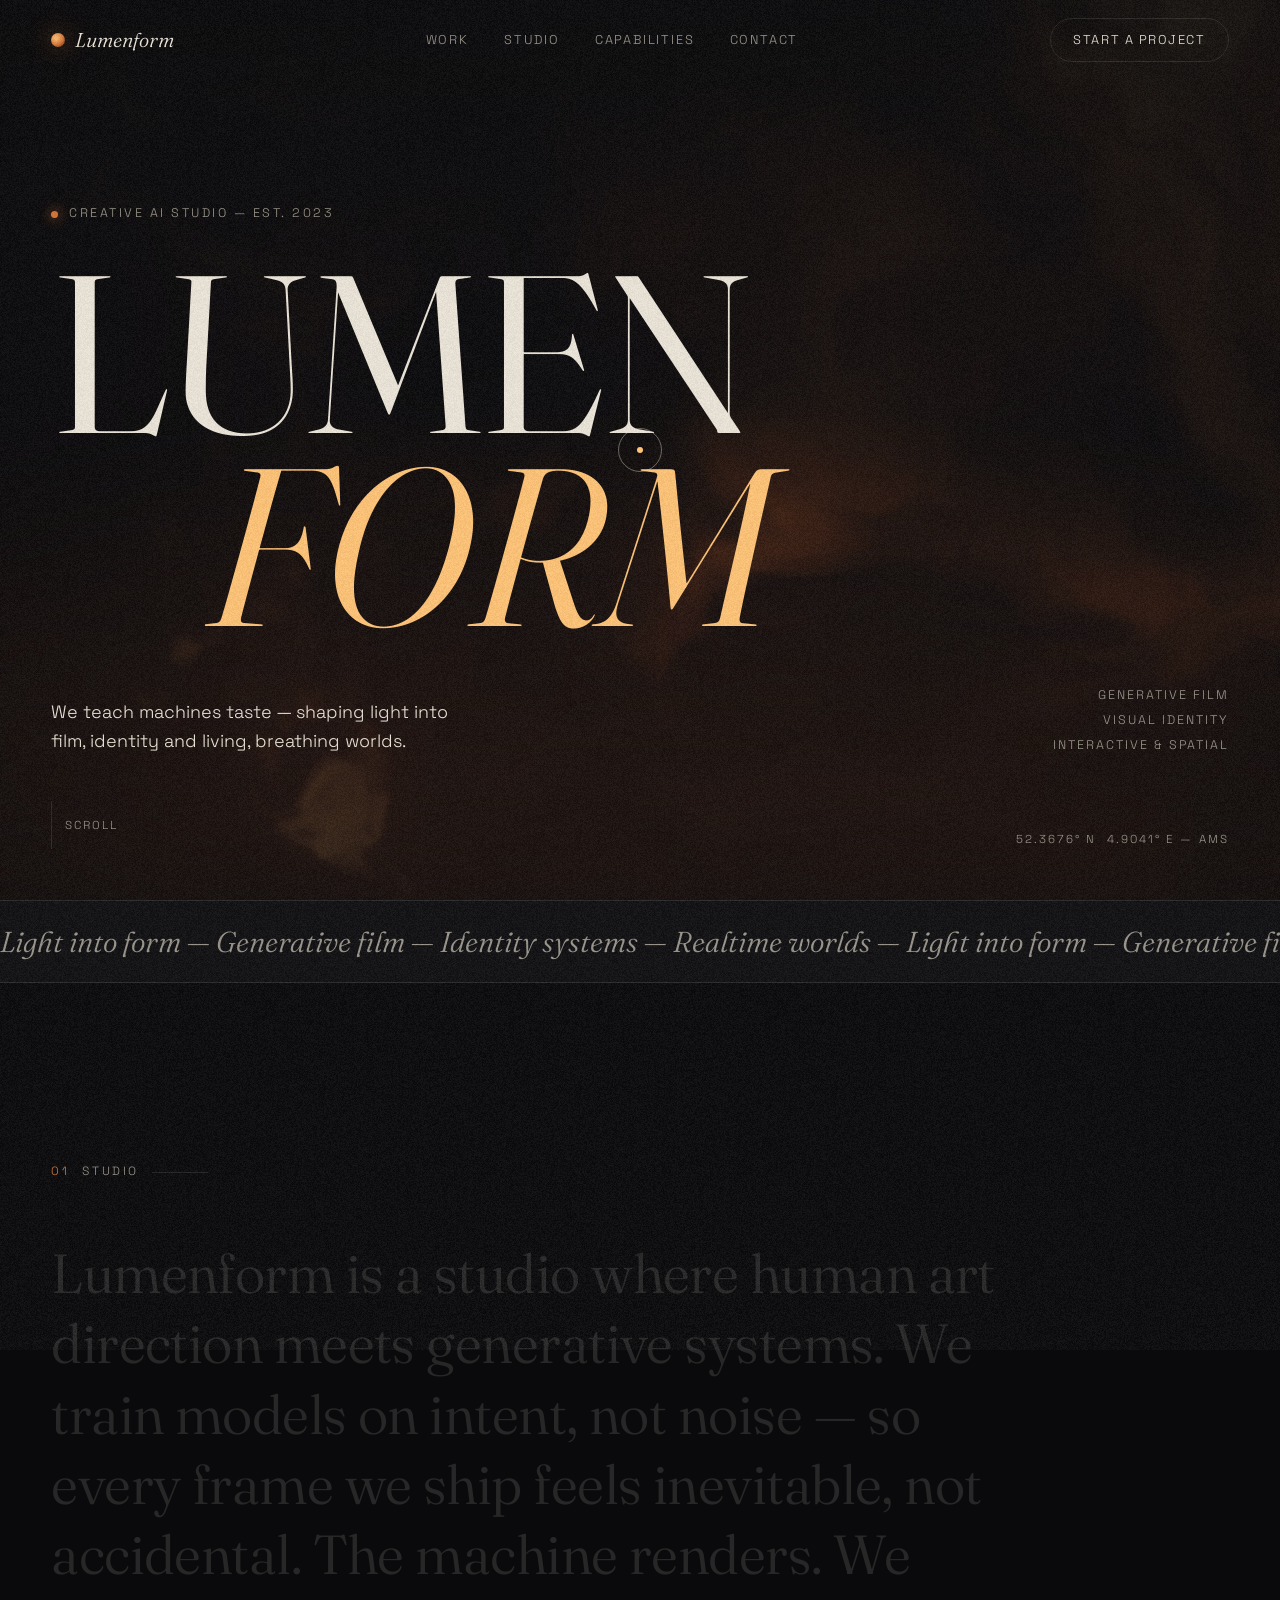
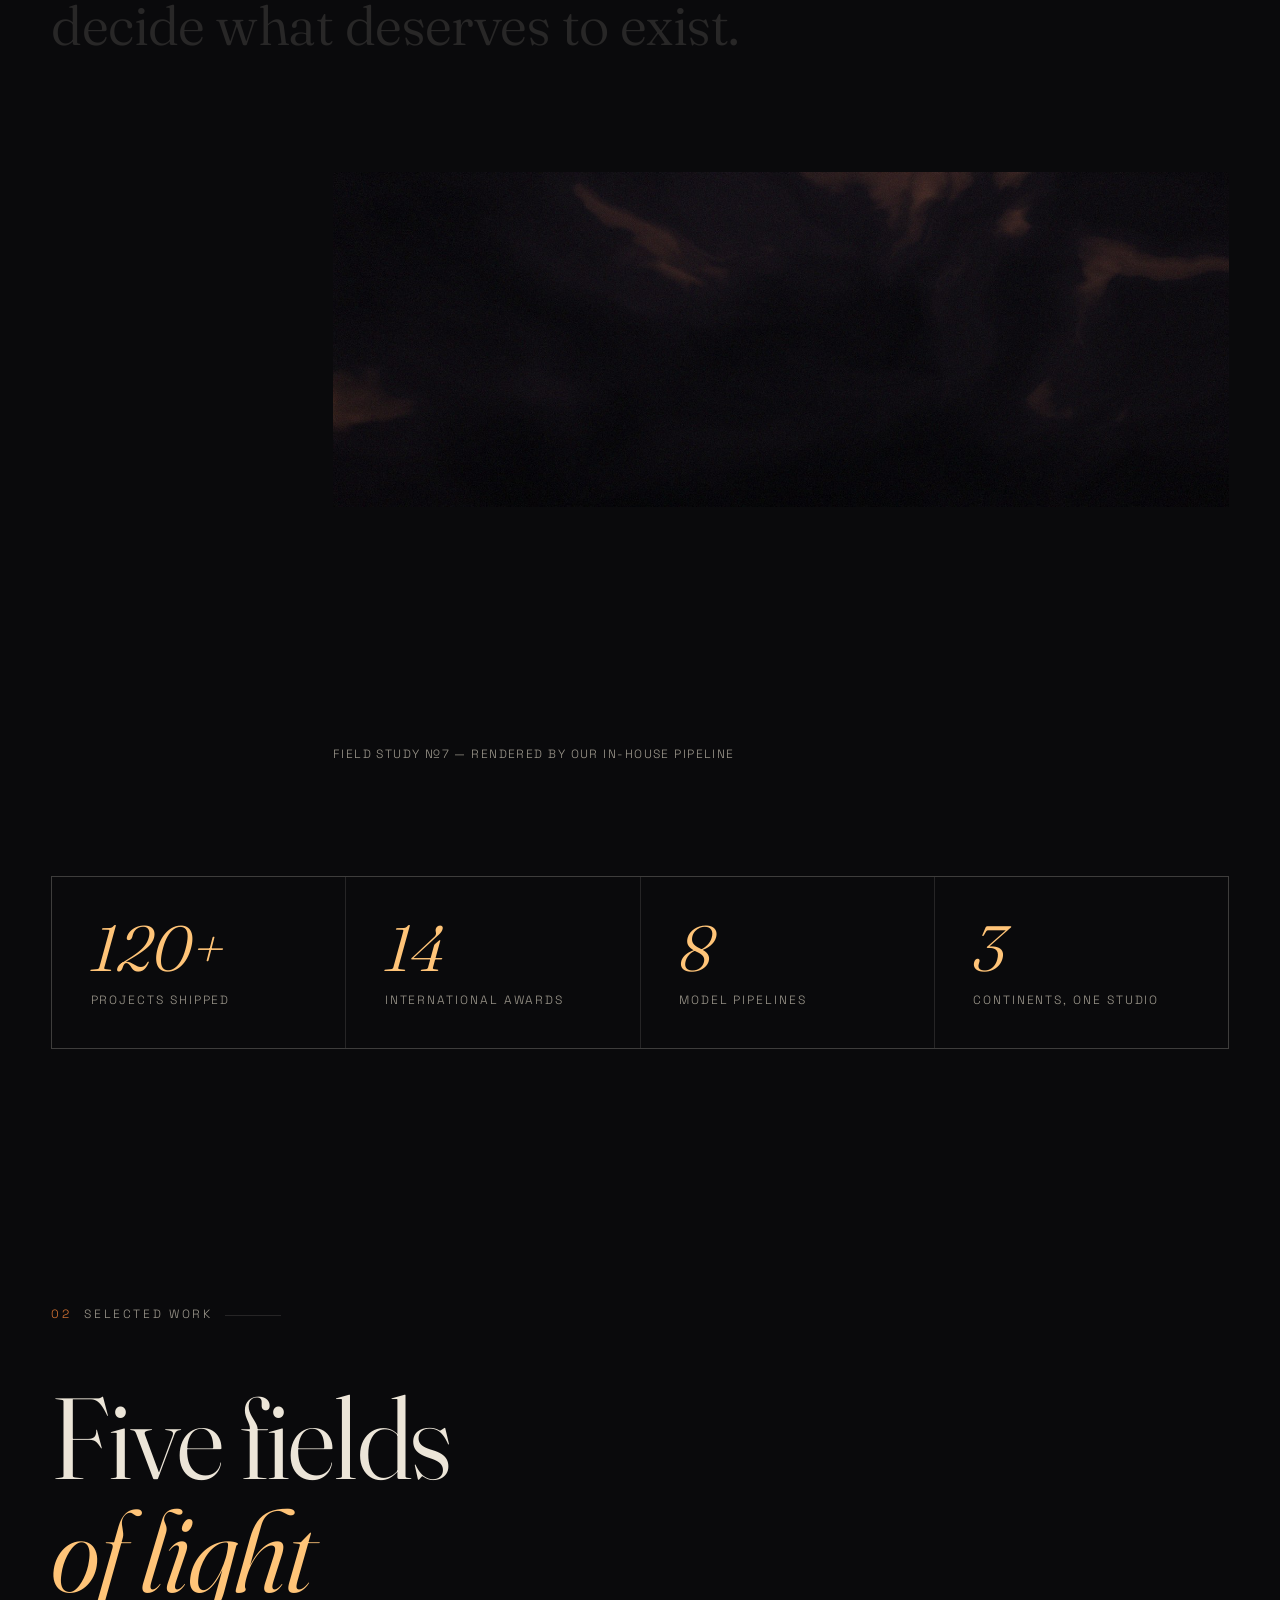
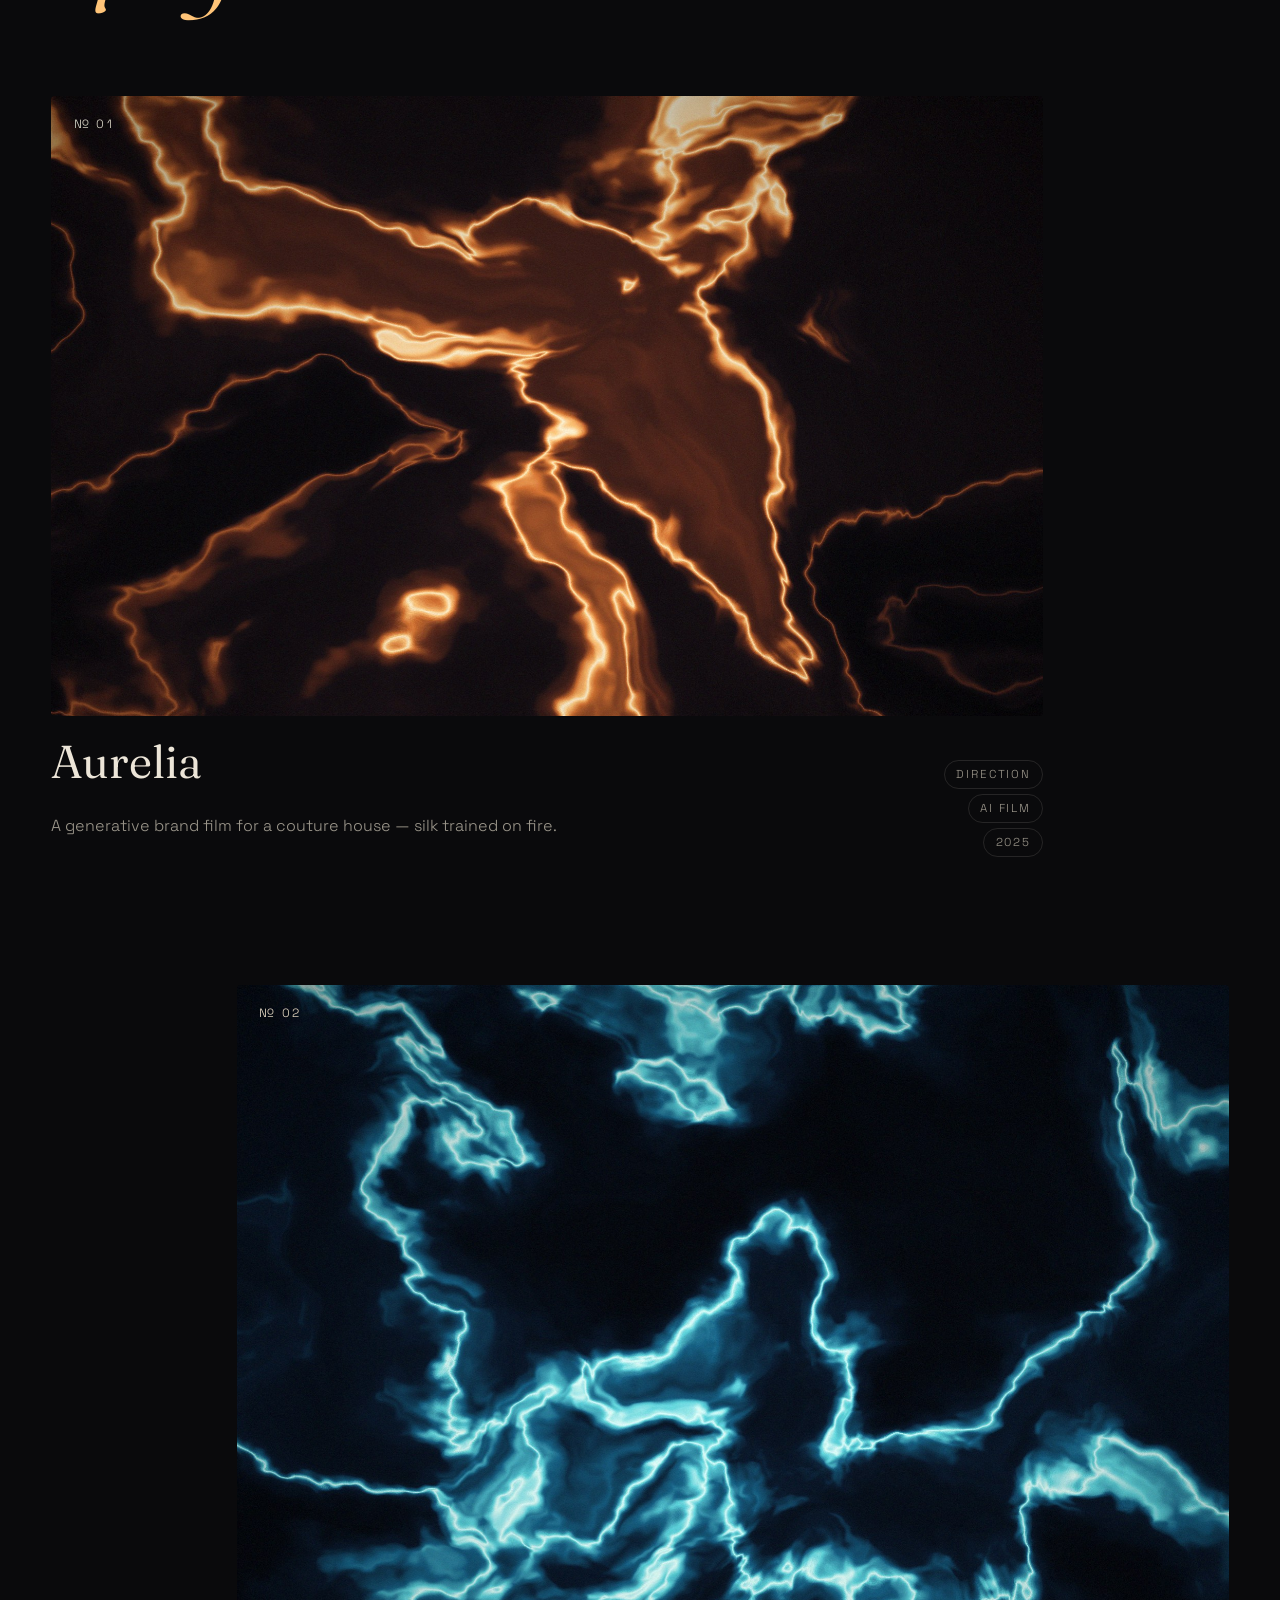
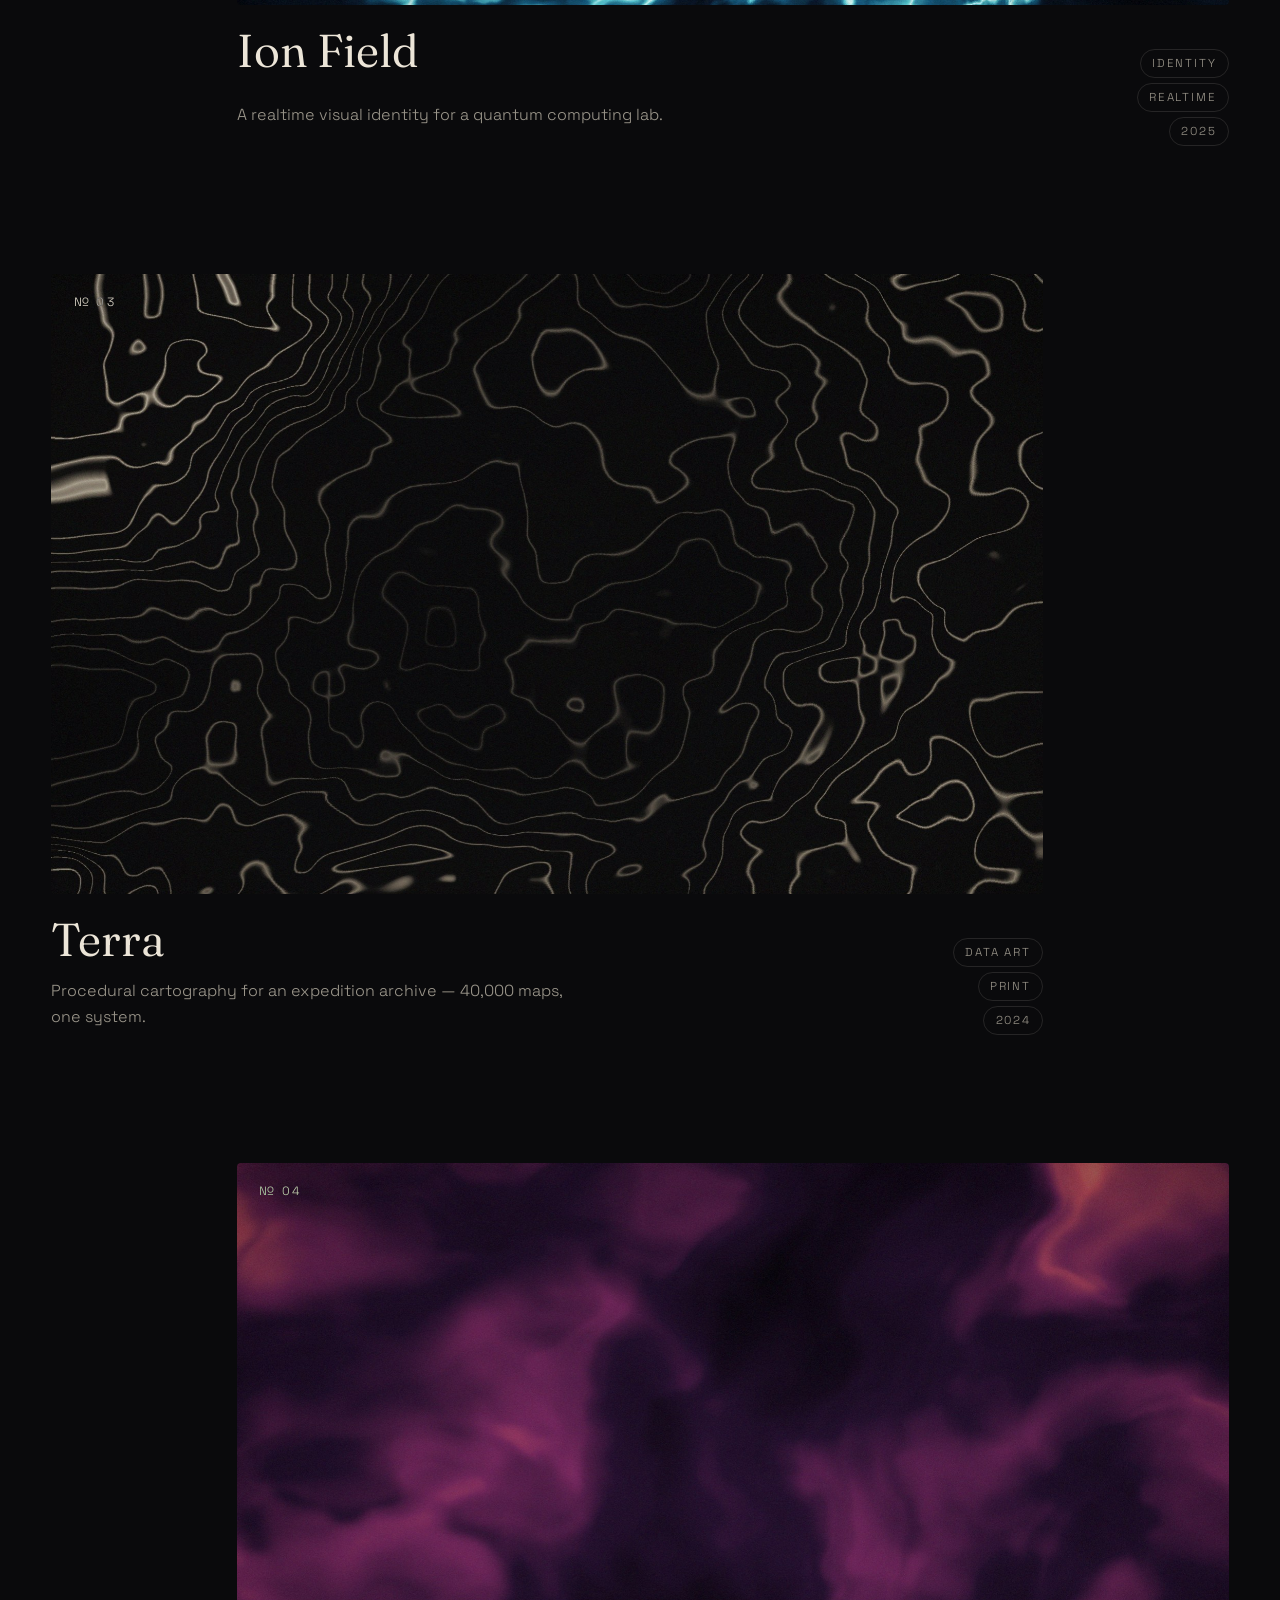
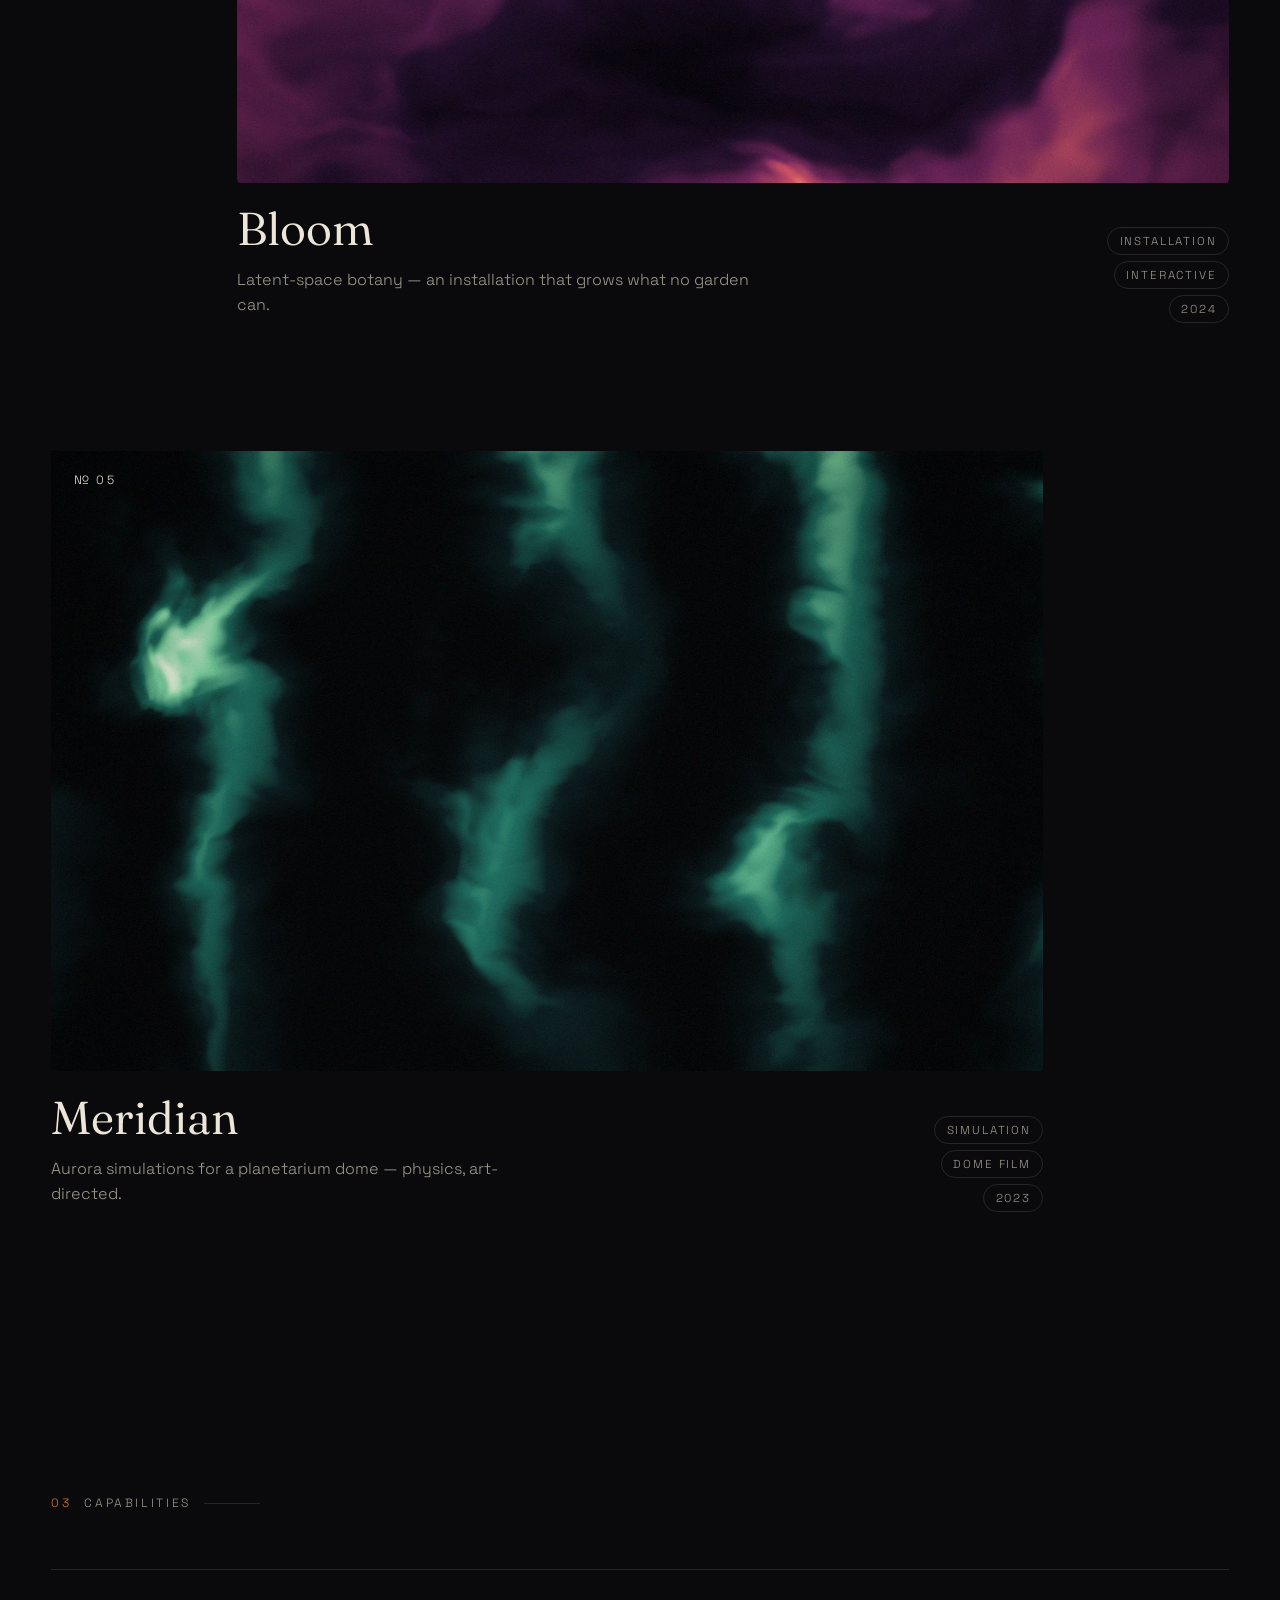
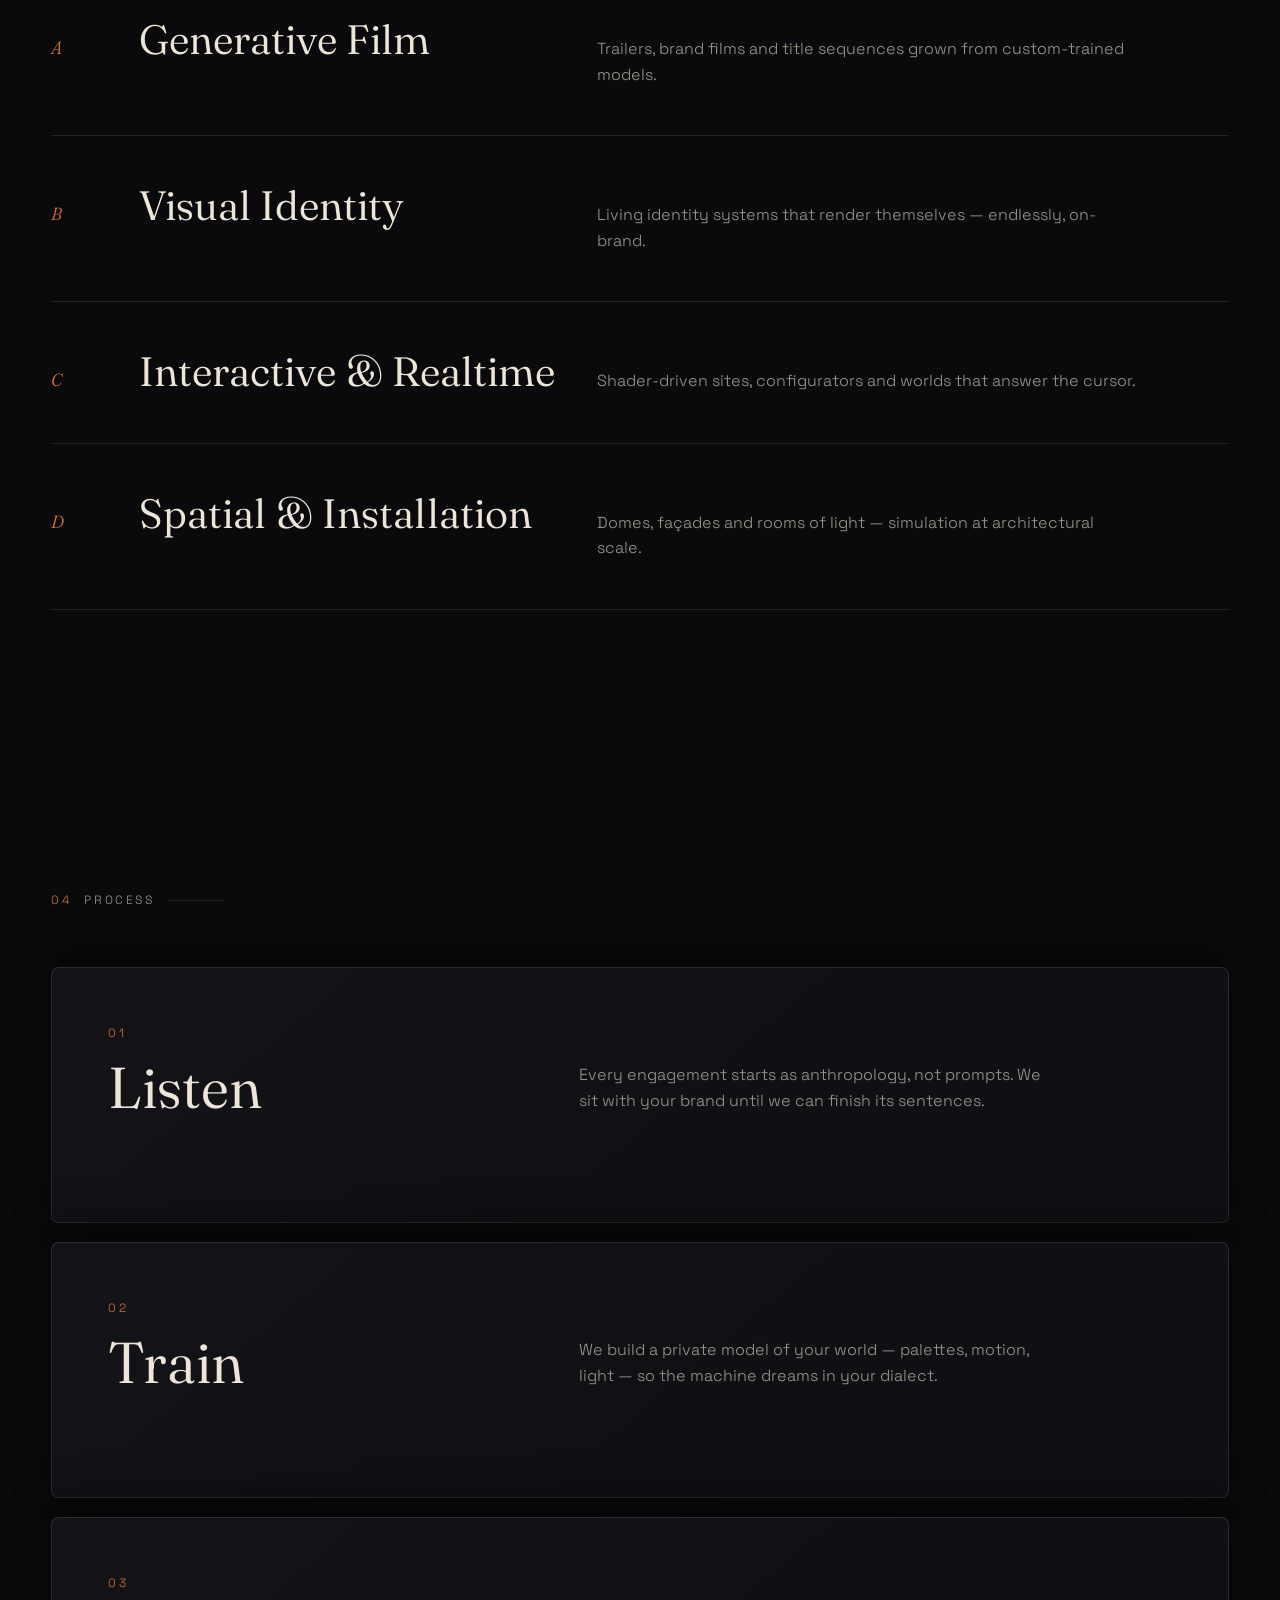
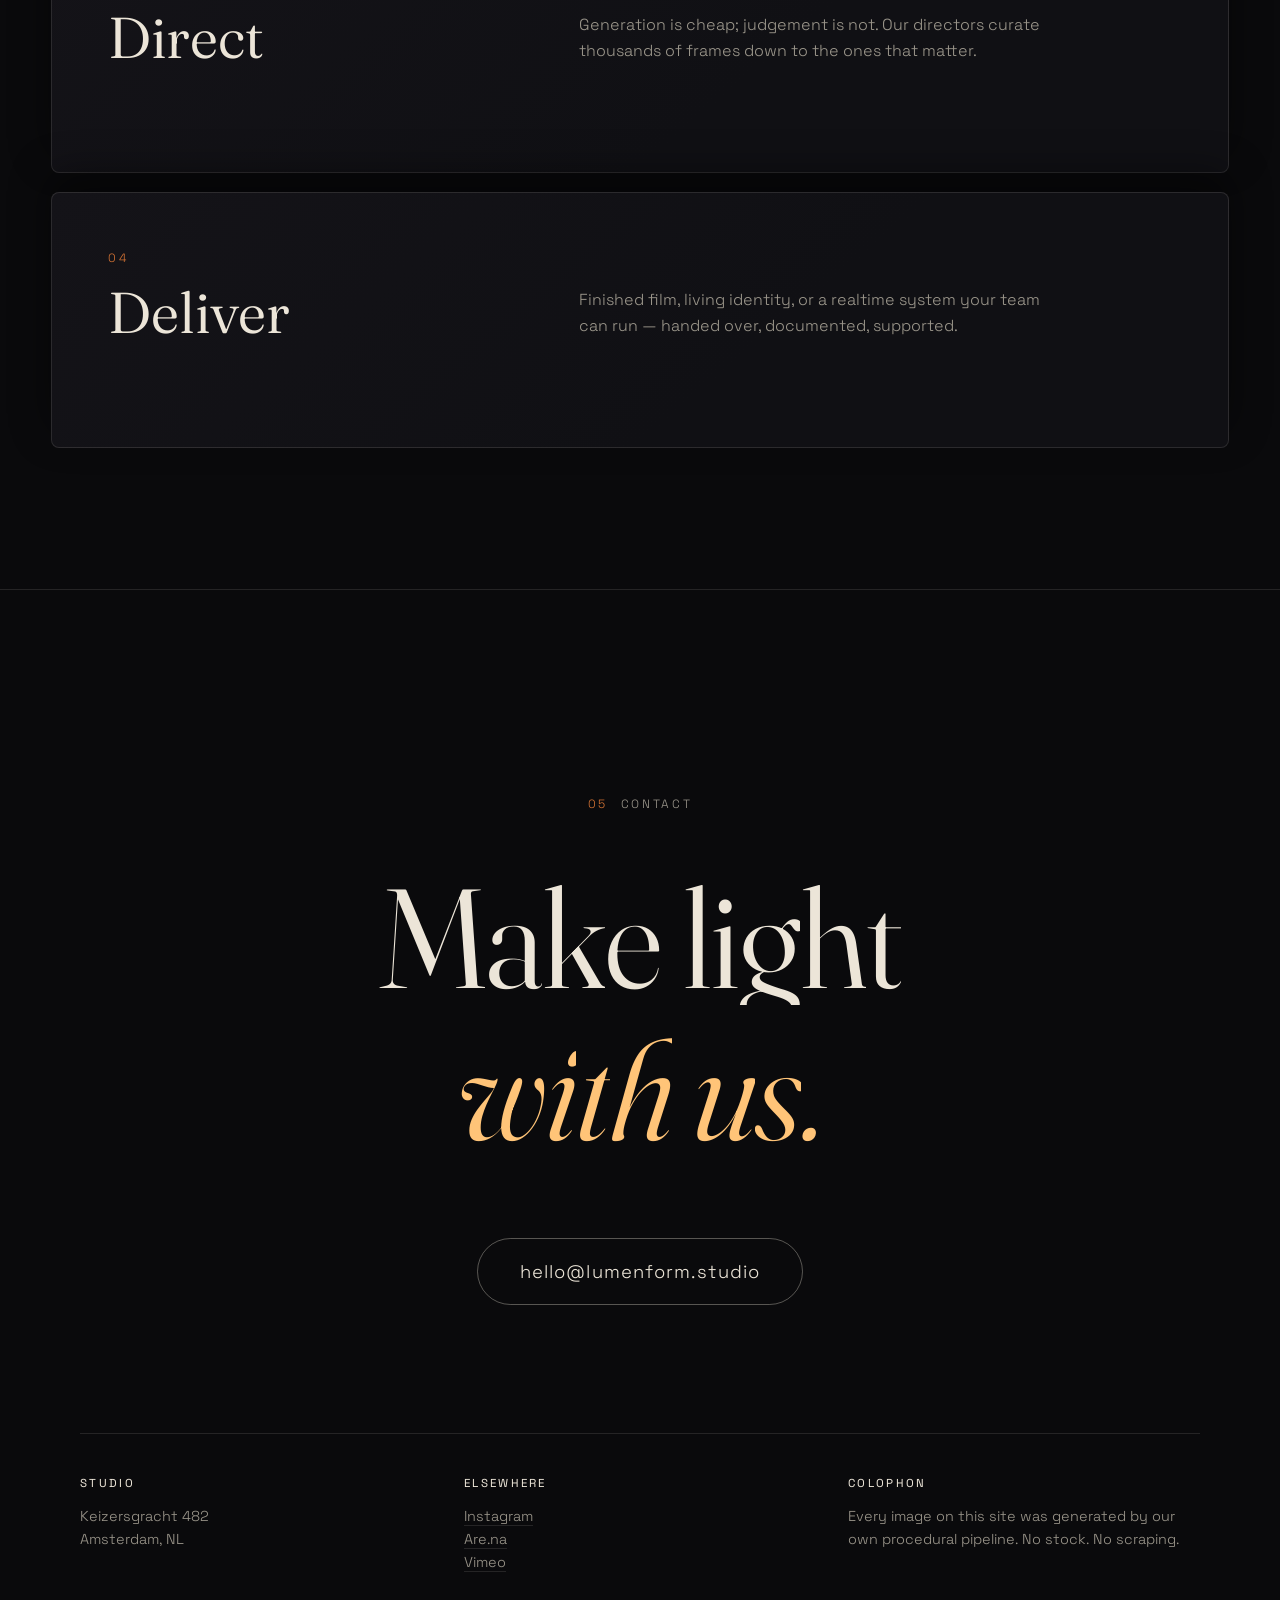
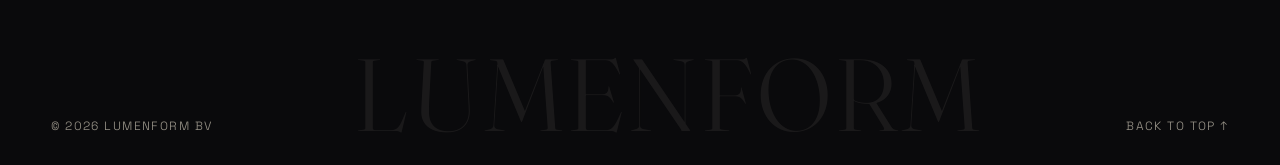
<file: index.html>
<!doctype html>
<html lang="en">
<head>
  <meta charset="utf-8" />
  <meta name="viewport" content="width=device-width, initial-scale=1" />
  <title>Lumenform — A Creative AI Studio</title>
  <meta name="description" content="Lumenform is a creative AI studio shaping light into form — generative film, identity, and interactive worlds, art-directed by humans, rendered by machines." />
  <meta property="og:title" content="Lumenform — A Creative AI Studio" />
  <meta property="og:description" content="We teach machines taste. Generative film, identity and interactive worlds." />
  <meta property="og:image" content="assets/img/og.jpg" />
  <link rel="icon" type="image/png" href="assets/img/favicon.png" />
  <link rel="preconnect" href="https://fonts.googleapis.com" />
  <link rel="preconnect" href="https://fonts.gstatic.com" crossorigin />
  <link href="https://fonts.googleapis.com/css2?family=Fraunces:ital,opsz,wght@0,9..144,300..700;1,9..144,300..700&family=Space+Grotesk:wght@300..600&display=swap" rel="stylesheet" />
  <link rel="stylesheet" href="css/style.css" />
</head>
<body data-loading>

  <!-- ░ preloader -->
  <div class="loader" id="loader" aria-hidden="true">
    <div class="loader__mark">
      <span class="loader__glyph"></span>
      <span class="loader__word">Lumenform</span>
    </div>
    <div class="loader__count"><span id="loaderCount">00</span></div>
    <div class="loader__bar"><span id="loaderBar"></span></div>
  </div>

  <!-- ░ cursor -->
  <div class="cursor" id="cursor" aria-hidden="true">
    <div class="cursor__dot"></div>
    <div class="cursor__ring"><span class="cursor__label" id="cursorLabel"></span></div>
  </div>

  <!-- ░ header -->
  <header class="site-head" id="siteHead">
    <a class="site-head__brand" href="#top" data-scroll-to>
      <span class="brand-glyph" aria-hidden="true"></span>
      <span class="brand-word">Lumenform</span>
    </a>
    <nav class="site-head__nav" aria-label="Primary">
      <a href="#work" data-scroll-to>Work</a>
      <a href="#studio" data-scroll-to>Studio</a>
      <a href="#capabilities" data-scroll-to>Capabilities</a>
      <a href="#contact" data-scroll-to>Contact</a>
    </nav>
    <button class="site-head__cta" data-magnetic data-scroll-to data-href="#contact">Start a project</button>
    <button class="burger" id="burger" aria-label="Open menu" aria-expanded="false" aria-controls="mobileNav">
      <span></span><span></span>
    </button>
  </header>

  <!-- ░ mobile nav -->
  <nav class="mnav" id="mobileNav" aria-label="Mobile" aria-hidden="true">
    <div class="mnav__inner">
      <a href="#work" data-scroll-to><em>01</em>Work</a>
      <a href="#studio" data-scroll-to><em>02</em>Studio</a>
      <a href="#capabilities" data-scroll-to><em>03</em>Capabilities</a>
      <a href="#contact" data-scroll-to><em>04</em>Contact</a>
    </div>
    <p class="mnav__foot">hello@lumenform.studio</p>
  </nav>

  <!-- ░ page -->
  <div class="smooth" id="smooth">
    <main id="top">

      <!-- ═══ HERO ═══ -->
      <section class="hero" id="hero">
        <canvas class="hero__gl" id="glcanvas" aria-hidden="true"></canvas>
        <div class="hero__haze" aria-hidden="true"></div>

        <div class="hero__stage">
          <p class="hero__kicker" data-reveal>
            <span class="pulse-dot" aria-hidden="true"></span>
            Creative AI Studio — est. 2023
          </p>
          <h1 class="hero__title" aria-label="Lumenform">
            <span class="hero__line" data-split>LUMEN</span>
            <span class="hero__line hero__line--offset" data-split>FORM</span>
          </h1>
          <div class="hero__deck">
            <p class="hero__tag" data-reveal data-reveal-delay="600">
              We teach machines taste — shaping light into film,
              identity&nbsp;and living, breathing worlds.
            </p>
            <div class="hero__meta" data-reveal data-reveal-delay="750">
              <span>Generative Film</span>
              <span>Visual Identity</span>
              <span>Interactive &amp; Spatial</span>
            </div>
          </div>
        </div>

        <div class="hero__foot">
          <span class="hero__scrollcue" aria-hidden="true">
            <span class="hero__scrollline"></span>Scroll
          </span>
          <span class="hero__coords">52.3676° N&nbsp;&nbsp;4.9041° E — AMS</span>
        </div>
      </section>

      <!-- ═══ MARQUEE ═══ -->
      <div class="marquee" aria-hidden="true">
        <div class="marquee__track">
          <span>Light into form — Generative film — Identity systems — Realtime worlds —&nbsp;</span>
          <span>Light into form — Generative film — Identity systems — Realtime worlds —&nbsp;</span>
        </div>
      </div>

      <!-- ═══ MANIFESTO ═══ -->
      <section class="manifesto" id="studio">
        <p class="eyebrow" data-reveal><i>01</i> Studio</p>
        <p class="manifesto__text" id="manifestoText">
          Lumenform is a studio where human art direction meets
          generative systems. We train models on intent, not noise —
          so every frame we ship feels inevitable, not accidental.
          The machine renders. We decide what deserves to exist.
        </p>
        <div class="manifesto__poster" data-parallax="0.16" data-reveal>
          <img src="assets/img/poster-nebula.jpg" alt="A warm form of light unfolding through darkness — generated in-house" loading="lazy" />
          <figcaption class="manifesto__cap">Field study №7 — rendered by our in-house pipeline</figcaption>
        </div>
        <div class="stats" id="stats">
          <div class="stat" data-reveal><strong data-count="120" data-suffix="+">0</strong><span>projects shipped</span></div>
          <div class="stat" data-reveal data-reveal-delay="80"><strong data-count="14">0</strong><span>international awards</span></div>
          <div class="stat" data-reveal data-reveal-delay="160"><strong data-count="8">0</strong><span>model pipelines</span></div>
          <div class="stat" data-reveal data-reveal-delay="240"><strong data-count="3">0</strong><span>continents, one studio</span></div>
        </div>
      </section>

      <!-- ═══ WORK ═══ -->
      <section class="work" id="work">
        <header class="work__head">
          <p class="eyebrow" data-reveal><i>02</i> Selected work</p>
          <h2 class="work__title" data-reveal>Five fields<br /><em>of light</em></h2>
        </header>

        <ul class="work__list">
          <li class="card" data-reveal>
            <a class="card__media" href="#contact" data-scroll-to data-cursor="View">
              <img src="assets/img/work-aurelia.jpg" alt="Aurelia — molten gold light streams" data-parallax-img loading="lazy" />
              <span class="card__index" aria-hidden="true">№ 01</span>
            </a>
            <div class="card__info">
              <h3>Aurelia</h3>
              <p>A generative brand film for a couture house — silk trained on fire.</p>
              <div class="card__tags"><span>Direction</span><span>AI Film</span><span>2025</span></div>
            </div>
          </li>

          <li class="card card--right" data-reveal>
            <a class="card__media" href="#contact" data-scroll-to data-cursor="View">
              <img src="assets/img/work-ion.jpg" alt="Ion Field — electric cyan filaments" data-parallax-img loading="lazy" />
              <span class="card__index" aria-hidden="true">№ 02</span>
            </a>
            <div class="card__info">
              <h3>Ion Field</h3>
              <p>A realtime visual identity for a quantum computing lab.</p>
              <div class="card__tags"><span>Identity</span><span>Realtime</span><span>2025</span></div>
            </div>
          </li>

          <li class="card" data-reveal>
            <a class="card__media" href="#contact" data-scroll-to data-cursor="View">
              <img src="assets/img/work-terra.jpg" alt="Terra — topographic contour etching" data-parallax-img loading="lazy" />
              <span class="card__index" aria-hidden="true">№ 03</span>
            </a>
            <div class="card__info">
              <h3>Terra</h3>
              <p>Procedural cartography for an expedition archive — 40,000 maps, one system.</p>
              <div class="card__tags"><span>Data Art</span><span>Print</span><span>2024</span></div>
            </div>
          </li>

          <li class="card card--right" data-reveal>
            <a class="card__media" href="#contact" data-scroll-to data-cursor="View">
              <img src="assets/img/work-bloom.jpg" alt="Bloom — violet chromatic glass" data-parallax-img loading="lazy" />
              <span class="card__index" aria-hidden="true">№ 04</span>
            </a>
            <div class="card__info">
              <h3>Bloom</h3>
              <p>Latent-space botany — an installation that grows what no garden can.</p>
              <div class="card__tags"><span>Installation</span><span>Interactive</span><span>2024</span></div>
            </div>
          </li>

          <li class="card" data-reveal>
            <a class="card__media" href="#contact" data-scroll-to data-cursor="View">
              <img src="assets/img/work-meridian.jpg" alt="Meridian — green aurora columns" data-parallax-img loading="lazy" />
              <span class="card__index" aria-hidden="true">№ 05</span>
            </a>
            <div class="card__info">
              <h3>Meridian</h3>
              <p>Aurora simulations for a planetarium dome — physics, art-directed.</p>
              <div class="card__tags"><span>Simulation</span><span>Dome Film</span><span>2023</span></div>
            </div>
          </li>
        </ul>
      </section>

      <!-- ═══ CAPABILITIES ═══ -->
      <section class="caps" id="capabilities">
        <p class="eyebrow" data-reveal><i>03</i> Capabilities</p>
        <ul class="caps__list">
          <li class="caprow" data-reveal data-preview="assets/img/preview-a.jpg">
            <span class="caprow__num">A</span>
            <h3>Generative Film</h3>
            <p>Trailers, brand films and title sequences grown from custom-trained models.</p>
          </li>
          <li class="caprow" data-reveal data-preview="assets/img/preview-b.jpg">
            <span class="caprow__num">B</span>
            <h3>Visual Identity</h3>
            <p>Living identity systems that render themselves — endlessly, on-brand.</p>
          </li>
          <li class="caprow" data-reveal data-preview="assets/img/preview-c.jpg">
            <span class="caprow__num">C</span>
            <h3>Interactive &amp; Realtime</h3>
            <p>Shader-driven sites, configurators and worlds that answer the cursor.</p>
          </li>
          <li class="caprow" data-reveal data-preview="assets/img/preview-d.jpg">
            <span class="caprow__num">D</span>
            <h3>Spatial &amp; Installation</h3>
            <p>Domes, façades and rooms of light — simulation at architectural scale.</p>
          </li>
        </ul>
        <div class="caps__preview" id="capsPreview" aria-hidden="true"><img src="assets/img/preview-a.jpg" alt="" /></div>
      </section>

      <!-- ═══ PROCESS ═══ -->
      <section class="process" id="process">
        <p class="eyebrow" data-reveal><i>04</i> Process</p>
        <div class="process__stack">
          <article class="step" style="--i:0">
            <span class="step__num">01</span>
            <h3>Listen</h3>
            <p>Every engagement starts as anthropology, not prompts. We sit with your brand until we can finish its sentences.</p>
          </article>
          <article class="step" style="--i:1">
            <span class="step__num">02</span>
            <h3>Train</h3>
            <p>We build a private model of your world — palettes, motion, light — so the machine dreams in your dialect.</p>
          </article>
          <article class="step" style="--i:2">
            <span class="step__num">03</span>
            <h3>Direct</h3>
            <p>Generation is cheap; judgement is not. Our directors curate thousands of frames down to the ones that matter.</p>
          </article>
          <article class="step" style="--i:3">
            <span class="step__num">04</span>
            <h3>Deliver</h3>
            <p>Finished film, living identity, or a realtime system your team can run — handed over, documented, supported.</p>
          </article>
        </div>
      </section>

      <!-- ═══ CTA / FOOTER ═══ -->
      <footer class="outro" id="contact">
        <div class="outro__glow" aria-hidden="true"></div>
        <p class="eyebrow eyebrow--center" data-reveal><i>05</i> Contact</p>
        <h2 class="outro__title">
          <span data-split>Make light</span>
          <span><em data-split>with us.</em></span>
        </h2>
        <a class="outro__btn" href="mailto:hello@lumenform.studio" data-magnetic data-cursor="Say hi">
          hello@lumenform.studio
        </a>
        <div class="outro__grid">
          <div>
            <h4>Studio</h4>
            <p>Keizersgracht 482<br />Amsterdam, NL</p>
          </div>
          <div>
            <h4>Elsewhere</h4>
            <p><a href="#contact" data-scroll-to>Instagram</a><br /><a href="#contact" data-scroll-to>Are.na</a><br /><a href="#contact" data-scroll-to>Vimeo</a></p>
          </div>
          <div>
            <h4>Colophon</h4>
            <p>Every image on this site was generated by our own procedural pipeline. No stock. No scraping.</p>
          </div>
        </div>
        <div class="outro__base">
          <span>© 2026 Lumenform BV</span>
          <span class="outro__big" aria-hidden="true">LUMENFORM</span>
          <a href="#top" data-scroll-to>Back to top ↑</a>
        </div>
      </footer>

    </main>
  </div>

  <script src="js/main.js" defer></script>
</body>
</html>
</file>
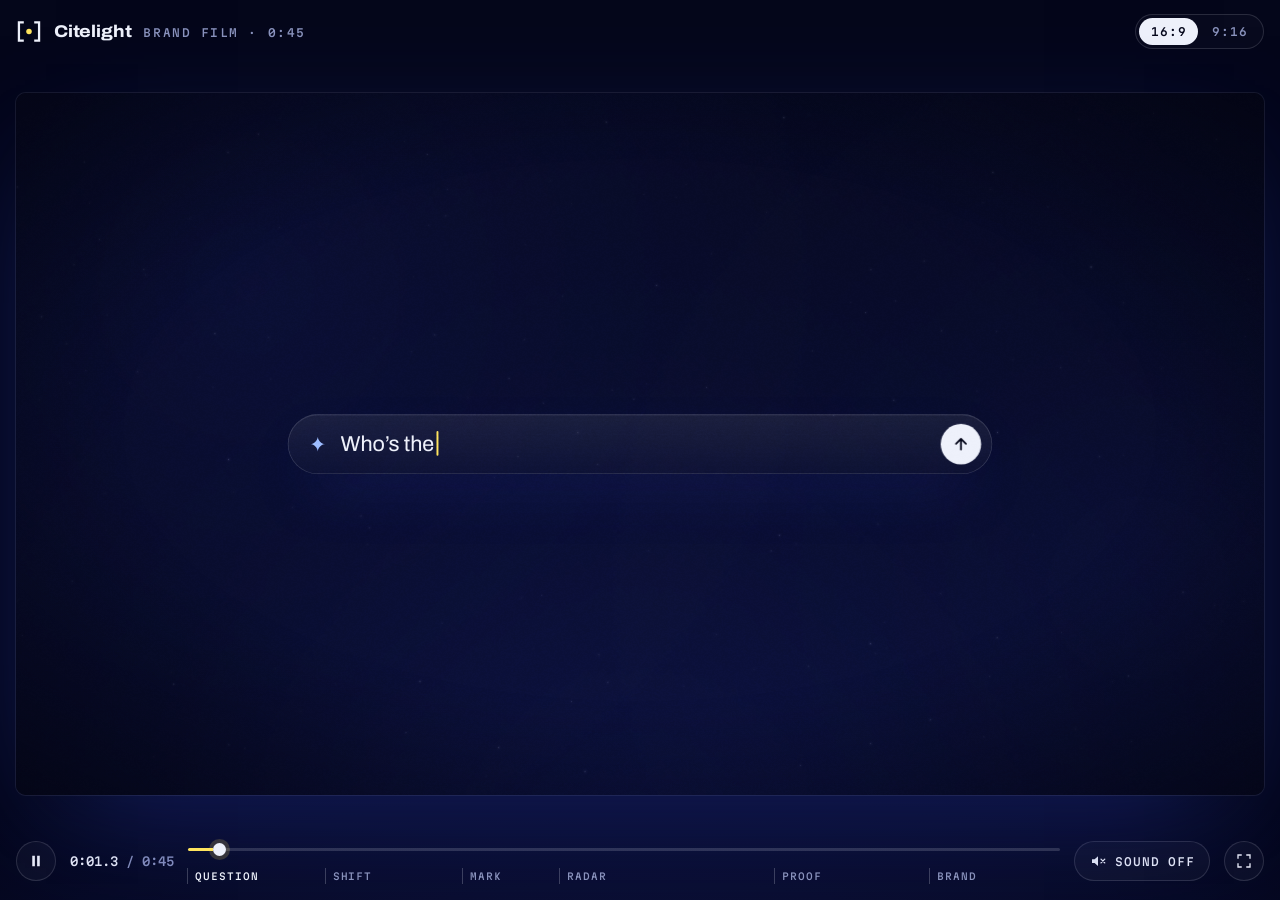
<file: citelight/index.html>
<!doctype html>
<html lang="en">
<head>
<meta charset="utf-8">
<meta name="viewport" content="width=device-width, initial-scale=1, viewport-fit=cover">
<title>Citelight Brand Film</title>
<meta name="claude:viewport-fit-sides" content="cover">
<meta name="description" content="A 45-second motion piece for Citelight, the agency that tracks every time AI assistants cite your brand.">
<link rel="icon" href="data:image/svg+xml,%3Csvg xmlns='http://www.w3.org/2000/svg' viewBox='0 0 160 140'%3E%3Crect width='160' height='140' rx='28' fill='%2304061a'/%3E%3Cpath d='M52 24H30v92h22M108 24h22v92h-22' fill='none' stroke='%23eef1fb' stroke-width='14'/%3E%3Ccircle cx='80' cy='70' r='15' fill='%23ffe45e'/%3E%3C/svg%3E">
<link rel="preconnect" href="https://fonts.googleapis.com">
<link rel="preconnect" href="https://fonts.gstatic.com" crossorigin>
<link rel="stylesheet" href="https://fonts.googleapis.com/css2?family=Archivo:wdth,wght@62..125,100..900&family=Martian+Mono:wdth,wght@75..112.5,100..800&family=Newsreader:ital,opsz,wght@0,6..72,200..800;1,6..72,200..800&display=swap">
<link rel="stylesheet" href="css/film.css">
</head>
<body>

<div class="app" id="app">

  <header class="top">
    <div class="top__id">
      <svg class="top__mark" viewBox="0 0 160 140" aria-hidden="true"><path d="M48 14H18v112h30M112 14h30v112h-30" fill="none" stroke="currentColor" stroke-width="14"/><circle cx="80" cy="70" r="17" fill="var(--signal)"/></svg>
      <span class="top__name">Citelight</span>
      <span class="top__meta">Brand film <span aria-hidden="true">·</span> 0:45</span>
    </div>
    <div class="seg" role="group" aria-label="Aspect ratio">
      <button type="button" id="fmtLandscape" data-format="landscape" aria-pressed="true">16:9</button>
      <button type="button" id="fmtPortrait" data-format="portrait" aria-pressed="false">9:16</button>
    </div>
  </header>

  <main class="screen" id="screen">
    <div class="frame" id="frame">
      <div class="stage" id="stage" data-format="landscape" aria-hidden="true">

        <canvas class="cv" id="bg"></canvas>

        <div class="layer">

          <!-- 1 · A customer asks an AI assistant -->
          <section class="scene sq" id="sQuery">
            <div class="sq-cam" id="sqCam">
              <div class="sq-pill" id="sqPill">
                <svg class="spark" viewBox="0 0 24 24"><path d="M12 1.5c.6 5.6 4.9 9.9 10.5 10.5-5.6.6-9.9 4.9-10.5 10.5C11.4 16.9 7.1 12.6 1.5 12 7.1 11.4 11.4 7.1 12 1.5Z" fill="currentColor"/></svg>
                <div class="sq-input"><span class="sq-typed" id="sqTyped"></span><span class="caret" id="sqCaret"></span></div>
                <div class="sq-send" id="sqSend"><svg viewBox="0 0 24 24"><path d="M12 19V5M5.5 11.5 12 5l6.5 6.5" fill="none" stroke="currentColor" stroke-width="2.4" stroke-linecap="round" stroke-linejoin="round"/></svg></div>
              </div>
              <div class="sq-answer" id="sqAnswer">
                <div class="sq-label" id="sqLabel">
                  <svg class="spark" viewBox="0 0 24 24"><path d="M12 1.5c.6 5.6 4.9 9.9 10.5 10.5-5.6.6-9.9 4.9-10.5 10.5C11.4 16.9 7.1 12.6 1.5 12 7.1 11.4 11.4 7.1 12 1.5Z" fill="currentColor"/></svg>
                  <span class="sq-label__tx">Answer</span>
                  <span class="sq-label__sh" id="sqShimmer"></span>
                </div>
                <p class="sq-prose" id="sqProse"></p>
                <div class="sq-sources" id="sqSources">
                  <div class="src"><i class="src__fav" style="--h:#2b4bd6">L</i><span class="src__dom"><b>1</b>ledgerline.co</span><span class="src__ttl">Startup tax &amp; R&amp;D credits</span></div>
                  <div class="src"><i class="src__fav" style="--h:#2a6f78">N</i><span class="src__dom"><b>2</b>northfieldco.com</span><span class="src__ttl">Flat fees for seed teams</span></div>
                  <div class="src"><i class="src__fav" style="--h:#6b3fa6">B</i><span class="src__dom"><b>3</b>brightbook.io</span><span class="src__ttl">Multi-state payroll guide</span></div>
                </div>
              </div>
            </div>
          </section>

          <!-- 2 · Search changed -->
          <section class="scene ss" id="sShift">
            <div class="ss-links" id="ssLinks">
              <div class="ss-block" id="ssBlock">
                <i class="sk sk--a"></i><i class="sk sk--b"></i><i class="sk sk--c"></i>
                <div class="ss-chips"><span class="chip" id="ssChip1">1</span><span class="chip">2</span><span class="chip">3</span></div>
              </div>
            </div>
            <div class="ss-copy">
              <div class="ss-pair" id="ssP0">
                <div class="ss-small" data-split>Search used to be</div>
                <div class="ss-big" data-split>ten blue links.</div>
              </div>
              <div class="ss-pair" id="ssP1">
                <div class="ss-small" data-split>Now it’s</div>
                <div class="ss-big" data-split>one answer.</div>
              </div>
              <div class="ss-pair" id="ssP2">
                <div class="ss-small" data-split>And AI decides</div>
                <div class="ss-big"><span data-split>who gets</span> <span class="hl" id="ssHl"><i class="hl__bg" id="ssHlBg"></i><span class="hl__tx" data-split>cited.</span></span></div>
              </div>
            </div>
          </section>

          <!-- 3 · The mark -->
          <section class="scene sm" id="sMark">
            <div class="mk-mark" id="mkMark"><svg viewBox="0 0 160 140"><path class="br br--l" d="M48 14H18v112h30" fill="none" stroke="currentColor" stroke-width="14"/><path class="br br--r" d="M112 14h30v112h-30" fill="none" stroke="currentColor" stroke-width="14"/></svg></div>
            <div class="mk-copy">
              <div class="mk-l1" data-split>Citelight tracks every time</div>
              <div class="mk-l2" data-split>AI cites your brand.</div>
            </div>
            <div class="mk-meta" id="mkMeta">6 AI engines · 2,400 prompts · refreshed hourly</div>
          </section>

          <!-- 4 · The radar -->
          <section class="scene sr" id="sRadar">
            <div class="sr-head">
              <div class="sr-h" data-split>Every engine.</div>
              <div class="sr-h" data-split>Every prompt.</div>
              <div class="sr-h sr-h--b" data-split>Every citation.</div>
            </div>
            <div class="sr-panel" id="srPanel">
              <div class="sr-count">
                <div class="lbl">Citations this month</div>
                <div class="sr-num" id="srNum">1,249</div>
                <div class="sr-delta"><span class="up">▲ 412%</span> vs. last quarter</div>
              </div>
              <div class="sr-feed">
                <div class="lbl sr-feed__head"><i class="live"></i>Live citations</div>
                <div class="sr-rows" id="srRows"></div>
              </div>
            </div>
          </section>

          <!-- 5 · The proof -->
          <section class="scene sp" id="sProof">
            <div class="sp-head">
              <div class="sp-a" data-split>Measure what AI says about you.</div>
              <div class="sp-b" data-split>Then grow it.</div>
            </div>
            <div class="sp-kpis" id="spKpis">
              <div class="kpi"><div class="kpi__n" data-kpi="0">5.1×</div><div class="kpi__l">more AI citations in 90 days<sup>1</sup></div></div>
              <div class="kpi"><div class="kpi__n" data-kpi="1">1.8</div><div class="kpi__l">average citation position</div></div>
              <div class="kpi"><div class="kpi__n" data-kpi="2">38/50</div><div class="kpi__l">priority prompts where you’re cited</div></div>
            </div>
            <div class="sp-note" id="spNote"><sup>1</sup> Illustrative results for a sample client.</div>
          </section>

          <!-- 6 · The brand -->
          <section class="scene sb" id="sBrand">
            <div class="sb-lock" id="sbLock">
              <div class="sb-mark" id="sbMark"><svg viewBox="0 0 160 140"><path class="br br--l" d="M48 14H18v112h30" fill="none" stroke="currentColor" stroke-width="14"/><path class="br br--r" d="M112 14h30v112h-30" fill="none" stroke="currentColor" stroke-width="14"/></svg></div>
              <div class="sb-word" data-split id="sbWord">citelight</div>
            </div>
            <div class="sb-tag" id="sbTag"><span data-split>Be the</span> <span class="hl" id="sbHl"><i class="hl__bg" id="sbHlBg"></i><span class="hl__tx" data-split>source.</span></span></div>
            <div class="sb-cta" id="sbCta"><span class="sb-url">citelight.ai</span><i></i><span>Book an AI visibility audit</span></div>
          </section>

        </div>

        <canvas class="cv" id="fx"></canvas>
        <div class="grain" id="grain"></div>
        <div class="vignette"></div>
        <div class="curtain" id="curtain"></div>
      </div>
    </div>

    <button type="button" class="bigplay" id="bigPlay" hidden>
      <svg viewBox="0 0 24 24" aria-hidden="true"><path d="M8 5.5v13l10.5-6.5z" fill="currentColor"/></svg>
      <span>Play film</span>
    </button>
  </main>

  <footer class="deck">
    <button type="button" class="btn btn--icon" id="playBtn" aria-label="Pause">
      <svg class="i-pause" viewBox="0 0 24 24" aria-hidden="true"><path d="M7 5h3.5v14H7zM13.5 5H17v14h-3.5z" fill="currentColor"/></svg>
      <svg class="i-play" viewBox="0 0 24 24" aria-hidden="true"><path d="M8 5.5v13l10.5-6.5z" fill="currentColor"/></svg>
    </button>
    <div class="time" aria-live="off"><span id="tNow">0:00.0</span><span class="time__dur"> / 0:45</span></div>
    <div class="scrub">
      <label class="sr-only" for="scrub">Film position</label>
      <input type="range" id="scrub" min="0" max="45000" step="10" value="0">
      <div class="scrub__chapters" id="chapters"></div>
    </div>
    <button type="button" class="btn btn--sound" id="soundBtn" aria-pressed="false">
      <svg class="i-off" viewBox="0 0 24 24" aria-hidden="true"><path d="M4 9.5h3.5L12 5.5v13l-4.5-4H4z" fill="currentColor"/><path d="m16 9.5 5 5m0-5-5 5" stroke="currentColor" stroke-width="1.8" stroke-linecap="round"/></svg>
      <svg class="i-on" viewBox="0 0 24 24" aria-hidden="true"><path d="M4 9.5h3.5L12 5.5v13l-4.5-4H4z" fill="currentColor"/><path d="M15.5 9a4.2 4.2 0 0 1 0 6M18 6.5a7.8 7.8 0 0 1 0 11" fill="none" stroke="currentColor" stroke-width="1.8" stroke-linecap="round"/></svg>
      <span id="soundLbl">Sound off</span>
    </button>
    <button type="button" class="btn btn--icon" id="fsBtn" aria-label="Full screen">
      <svg viewBox="0 0 24 24" aria-hidden="true"><path d="M4 9V4h5M15 4h5v5M20 15v5h-5M9 20H4v-5" fill="none" stroke="currentColor" stroke-width="1.8"/></svg>
    </button>
  </footer>

  <p class="sr-only" id="script">
    Film script. A customer asks an AI assistant who the best accounting firm for startups is, and the answer cites three competitors.
    Search used to be ten blue links. Now it’s one answer. And AI decides who gets cited.
    Citelight tracks every time AI cites your brand, across 6 AI engines and 2,400 prompts, refreshed hourly.
    Every engine. Every prompt. Every citation. A radar logs citations as they happen.
    Measure what AI says about you. Then grow it. AI share of voice climbs from 4% to 31% in twelve weeks.
    Citelight. Be the source. citelight.ai, book an AI visibility audit.
  </p>
</div>

<audio id="score" preload="auto">
  <source src="audio/score.webm" type="audio/webm">
  <source src="audio/score.mp3" type="audio/mpeg">
</audio>
<script src="js/film.js"></script>
</body>
</html>
</file>
<file: css/style.css>
/* ═══════════════════════════════════════════════════════════════
   LUMENFORM — design system
   ink-black stage · bone type · ember light
   ═══════════════════════════════════════════════════════════════ */

:root {
  --ink: #0a0a0c;
  --ink-2: #101014;
  --bone: #ece5d8;
  --bone-dim: #9a958a;
  --ember: #d67434;
  --gold: #ffc478;
  --line: rgba(236, 229, 216, 0.12);

  --font-display: "Fraunces", "Georgia", serif;
  --font-body: "Space Grotesk", "Helvetica Neue", system-ui, sans-serif;

  --pad: clamp(1.25rem, 4vw, 4rem);
  --ease-out: cubic-bezier(0.22, 1, 0.36, 1);
  --ease-expo: cubic-bezier(0.16, 1, 0.3, 1);
}

* { margin: 0; padding: 0; box-sizing: border-box; }

html {
  scroll-behavior: auto; /* the JS engine owns scrolling */
  -webkit-text-size-adjust: 100%;
}

body {
  background: var(--ink);
  color: var(--bone);
  font-family: var(--font-body);
  font-weight: 320;
  line-height: 1.6;
  overflow-x: hidden;
  -webkit-font-smoothing: antialiased;
}

::selection { background: var(--ember); color: var(--ink); }

img { display: block; max-width: 100%; }
a { color: inherit; text-decoration: none; }
ul { list-style: none; }
button { font: inherit; color: inherit; background: none; border: 0; cursor: pointer; }

/* film grain over everything */
body::after {
  content: "";
  position: fixed;
  inset: -50%;
  width: 200%; height: 200%;
  background: url("../assets/img/grain.png") repeat;
  opacity: 0.05;
  pointer-events: none;
  z-index: 200;
  animation: grain 0.9s steps(4) infinite;
}
@keyframes grain {
  0% { transform: translate(0, 0); }
  25% { transform: translate(-2%, 3%); }
  50% { transform: translate(3%, -2%); }
  75% { transform: translate(-3%, -3%); }
  100% { transform: translate(2%, 2%); }
}

/* ─────────────────────────── loader ─────────────────────────── */

.loader {
  position: fixed; inset: 0; z-index: 400;
  background: var(--ink);
  display: flex; align-items: center; justify-content: center;
  transition: clip-path 1s var(--ease-expo) 0.15s;
  clip-path: inset(0 0 0 0);
}
.loader.is-done { clip-path: inset(0 0 100% 0); }

.loader__mark {
  display: flex; align-items: center; gap: 0.9rem;
  font-family: var(--font-display);
  font-size: clamp(1.4rem, 3vw, 2rem);
  font-style: italic;
  letter-spacing: 0.02em;
}
.loader__glyph, .brand-glyph {
  width: 0.85em; height: 0.85em; border-radius: 50%;
  background: radial-gradient(circle at 35% 35%, var(--gold), var(--ember) 55%, #4a2415 100%);
  box-shadow: 0 0 24px rgba(214, 116, 52, 0.55);
}
.loader__glyph { animation: pulse 1.6s ease-in-out infinite; }
@keyframes pulse { 50% { transform: scale(0.78); opacity: 0.7; } }

.loader__count {
  position: absolute; right: var(--pad); bottom: calc(var(--pad) - 0.4rem);
  font-family: var(--font-display);
  font-size: clamp(3rem, 9vw, 7rem);
  font-weight: 300; font-style: italic;
  color: var(--bone-dim);
  font-variant-numeric: tabular-nums;
}
.loader__bar {
  position: absolute; left: 0; bottom: 0;
  width: 100%; height: 2px; background: var(--line);
}
.loader__bar span {
  display: block; height: 100%; width: 0%;
  background: linear-gradient(90deg, var(--ember), var(--gold));
  transition: width 0.3s ease;
}

body[data-loading] { overflow: hidden; }

/* ─────────────────────────── cursor ─────────────────────────── */

.cursor { display: none; }
@media (hover: hover) and (pointer: fine) {
  .cursor {
    display: block;
    position: fixed; top: 0; left: 0;
    z-index: 300; pointer-events: none;
  }
  .cursor__dot {
    position: absolute; top: -3px; left: -3px;
    width: 6px; height: 6px; border-radius: 50%;
    background: var(--gold);
  }
  .cursor__ring {
    position: absolute; top: -22px; left: -22px;
    width: 44px; height: 44px; border-radius: 50%;
    border: 1px solid rgba(236, 229, 216, 0.4);
    display: flex; align-items: center; justify-content: center;
    transition: transform 0.35s var(--ease-out), background 0.35s, border-color 0.35s;
  }
  .cursor.is-hover .cursor__ring {
    transform: scale(1.9);
    background: rgba(236, 229, 216, 0.06);
    border-color: rgba(255, 196, 120, 0.7);
  }
  .cursor.has-label .cursor__ring {
    transform: scale(2.3);
    background: var(--bone);
    border-color: var(--bone);
  }
  .cursor__label {
    font-size: 9px; letter-spacing: 0.08em; text-transform: uppercase;
    color: var(--ink); opacity: 0;
    transition: opacity 0.25s;
  }
  .cursor.has-label .cursor__label { opacity: 1; }
}

/* ─────────────────────────── header ─────────────────────────── */

.site-head {
  position: fixed; top: 0; left: 0; right: 0; z-index: 120;
  display: flex; align-items: center; justify-content: space-between;
  padding: 1.1rem var(--pad);
  transition: transform 0.5s var(--ease-out), background 0.4s;
}
.site-head.is-hidden { transform: translateY(-110%); }
.site-head.is-solid {
  background: linear-gradient(rgba(10, 10, 12, 0.85), rgba(10, 10, 12, 0));
  backdrop-filter: blur(6px);
}

.site-head__brand {
  display: flex; align-items: center; gap: 0.6rem;
  font-family: var(--font-display); font-style: italic;
  font-size: 1.25rem;
}
.brand-glyph { width: 0.7em; height: 0.7em; }

.site-head__nav { display: flex; gap: 2.2rem; }
.site-head__nav a {
  font-size: 0.8rem; letter-spacing: 0.14em; text-transform: uppercase;
  color: var(--bone-dim);
  position: relative;
  transition: color 0.3s;
}
.site-head__nav a::after {
  content: ""; position: absolute; left: 0; bottom: -4px;
  width: 100%; height: 1px; background: var(--gold);
  transform: scaleX(0); transform-origin: right;
  transition: transform 0.4s var(--ease-out);
}
.site-head__nav a:hover { color: var(--bone); }
.site-head__nav a:hover::after { transform: scaleX(1); transform-origin: left; }

.site-head__cta {
  font-size: 0.8rem; letter-spacing: 0.12em; text-transform: uppercase;
  padding: 0.7rem 1.4rem;
  border: 1px solid var(--line); border-radius: 99px;
  transition: background 0.35s, color 0.35s, border-color 0.35s;
}
.site-head__cta:hover { background: var(--bone); color: var(--ink); border-color: var(--bone); }

.burger { display: none; }

/* ─────────────────────────── mobile nav ─────────────────────── */

.mnav {
  position: fixed; inset: 0; z-index: 110;
  background: var(--ink-2);
  display: flex; flex-direction: column; justify-content: center;
  padding: var(--pad);
  clip-path: inset(0 0 100% 0);
  transition: clip-path 0.7s var(--ease-expo);
  visibility: hidden;
}
.mnav.is-open { clip-path: inset(0 0 0 0); visibility: visible; }
.mnav__inner { display: flex; flex-direction: column; gap: 0.4rem; }
.mnav__inner a {
  font-family: var(--font-display);
  font-size: clamp(2.6rem, 11vw, 4.2rem);
  font-weight: 340; line-height: 1.15;
  display: flex; align-items: baseline; gap: 1rem;
  opacity: 0; transform: translateY(28px);
  transition: opacity 0.55s var(--ease-out), transform 0.55s var(--ease-out);
}
.mnav.is-open .mnav__inner a { opacity: 1; transform: none; }
.mnav.is-open .mnav__inner a:nth-child(1) { transition-delay: 0.18s; }
.mnav.is-open .mnav__inner a:nth-child(2) { transition-delay: 0.26s; }
.mnav.is-open .mnav__inner a:nth-child(3) { transition-delay: 0.34s; }
.mnav.is-open .mnav__inner a:nth-child(4) { transition-delay: 0.42s; }
.mnav__inner em {
  font-family: var(--font-body); font-style: normal;
  font-size: 0.8rem; color: var(--ember); letter-spacing: 0.1em;
}
.mnav__foot {
  position: absolute; bottom: var(--pad);
  color: var(--bone-dim); font-size: 0.85rem; letter-spacing: 0.06em;
}

/* ─────────────────────────── shared bits ────────────────────── */

.eyebrow {
  display: flex; align-items: center; gap: 0.8rem;
  font-size: 0.75rem; letter-spacing: 0.22em; text-transform: uppercase;
  color: var(--bone-dim);
  margin-bottom: clamp(2rem, 5vw, 3.5rem);
}
.eyebrow i { font-style: normal; color: var(--ember); }
.eyebrow::after {
  content: ""; flex: 0 0 3.5rem; height: 1px; background: var(--line);
}
.eyebrow--center { justify-content: center; }
.eyebrow--center::after { display: none; }

/* reveal primitives (driven by JS) */
[data-reveal] {
  opacity: 0;
  transform: translateY(40px);
  transition: opacity 0.9s var(--ease-out), transform 0.9s var(--ease-out);
  transition-delay: var(--rd, 0ms);
}
[data-reveal].in-view { opacity: 1; transform: none; }

[data-split] .ch {
  display: inline-block;
  transform: translateY(115%) rotate(4deg);
  transition: transform 1.1s var(--ease-expo);
  transition-delay: calc(var(--ci) * 38ms);
}
[data-split].in-view .ch { transform: none; }

/* ─────────────────────────── hero ───────────────────────────── */

.hero {
  position: relative;
  min-height: 100svh;
  display: flex; flex-direction: column; justify-content: flex-end;
  padding: var(--pad);
  overflow: hidden;
}
.hero__gl {
  position: absolute; inset: 0;
  width: 100%; height: 100%;
  display: block;
}
.hero__haze {
  position: absolute; inset: 0;
  background:
    radial-gradient(120% 70% at 50% 115%, rgba(10, 10, 12, 0) 40%, rgba(10, 10, 12, 0.85) 100%),
    linear-gradient(rgba(10, 10, 12, 0.45), rgba(10, 10, 12, 0) 30%, rgba(10, 10, 12, 0) 60%, rgba(10, 10, 12, 0.7));
  pointer-events: none;
}

.hero__stage { position: relative; z-index: 2; }

.hero__kicker {
  display: flex; align-items: center; gap: 0.7rem;
  font-size: 0.78rem; letter-spacing: 0.2em; text-transform: uppercase;
  color: var(--bone-dim);
  margin-bottom: clamp(1rem, 2.5vw, 2rem);
}
.pulse-dot {
  width: 7px; height: 7px; border-radius: 50%;
  background: var(--ember);
  box-shadow: 0 0 12px var(--ember);
  animation: pulse 2s ease-in-out infinite;
}

.hero__title {
  font-family: var(--font-display);
  font-weight: 360;
  font-size: clamp(4.2rem, 17.5vw, 16.5rem);
  line-height: 0.86;
  letter-spacing: -0.015em;
  text-transform: uppercase;
}
.hero__line { display: block; overflow: hidden; }
.hero__line--offset { margin-left: clamp(2rem, 12vw, 12rem); font-style: italic; color: var(--gold); }

.hero__deck {
  display: flex; align-items: flex-end; justify-content: space-between;
  gap: 2rem;
  margin-top: clamp(1.5rem, 3.5vw, 3rem);
}
.hero__tag {
  max-width: 26rem;
  font-size: clamp(1rem, 1.4vw, 1.2rem);
  color: var(--bone);
}
.hero__meta {
  display: flex; flex-direction: column; gap: 0.3rem;
  text-align: right;
  font-size: 0.78rem; letter-spacing: 0.16em; text-transform: uppercase;
  color: var(--bone-dim);
}

.hero__foot {
  position: relative; z-index: 2;
  display: flex; justify-content: space-between; align-items: flex-end;
  margin-top: clamp(2rem, 5vh, 4rem);
  font-size: 0.72rem; letter-spacing: 0.18em; text-transform: uppercase;
  color: var(--bone-dim);
}
.hero__scrollcue { display: flex; align-items: center; gap: 0.8rem; }
.hero__scrollline {
  width: 1px; height: 3rem; background: var(--line);
  position: relative; overflow: hidden;
}
.hero__scrollline::after {
  content: ""; position: absolute; left: 0; top: -100%;
  width: 100%; height: 100%;
  background: var(--gold);
  animation: scrollcue 1.8s var(--ease-expo) infinite;
}
@keyframes scrollcue { to { top: 100%; } }

/* ─────────────────────────── marquee ────────────────────────── */

.marquee {
  border-block: 1px solid var(--line);
  padding: 1.1rem 0;
  overflow: hidden;
  background: var(--ink-2);
}
.marquee__track {
  display: flex; white-space: nowrap;
  animation: marquee 26s linear infinite;
}
.marquee__track span {
  font-family: var(--font-display); font-style: italic;
  font-size: clamp(1.1rem, 2.4vw, 1.8rem);
  color: var(--bone-dim);
}
@keyframes marquee { to { transform: translateX(-50%); } }

/* ─────────────────────────── manifesto ──────────────────────── */

.manifesto {
  padding: clamp(6rem, 14vw, 12rem) var(--pad) clamp(4rem, 9vw, 8rem);
  max-width: 90rem; margin-inline: auto;
}
.manifesto__text {
  font-family: var(--font-display);
  font-weight: 340;
  font-size: clamp(1.7rem, 4.3vw, 3.6rem);
  line-height: 1.28;
  max-width: 62rem;
  letter-spacing: -0.01em;
}
.manifesto__text .w { opacity: 0.13; transition: opacity 0.35s linear; }
.manifesto__text .w.lit { opacity: 1; }

.manifesto__poster {
  margin-top: clamp(4rem, 9vw, 7rem);
  margin-left: auto;
  width: min(100%, 56rem);
  overflow: hidden;
  border-radius: 4px;
}
.manifesto__poster img { width: 100%; height: auto; transform: scale(1.12); }
.manifesto__cap {
  padding-top: 0.8rem;
  font-size: 0.75rem; letter-spacing: 0.12em; text-transform: uppercase;
  color: var(--bone-dim);
}

.stats {
  display: grid;
  grid-template-columns: repeat(4, 1fr);
  gap: 1px;
  background: var(--line);
  border: 1px solid var(--line);
  margin-top: clamp(4rem, 9vw, 7rem);
}
.stat {
  background: var(--ink);
  padding: clamp(1.4rem, 3vw, 2.4rem);
}
.stat strong {
  display: block;
  font-family: var(--font-display); font-weight: 320; font-style: italic;
  font-size: clamp(2.4rem, 5vw, 4.2rem);
  line-height: 1;
  color: var(--gold);
  font-variant-numeric: tabular-nums;
}
.stat span {
  display: block; margin-top: 0.7rem;
  font-size: 0.75rem; letter-spacing: 0.16em; text-transform: uppercase;
  color: var(--bone-dim);
}

/* ─────────────────────────── work ───────────────────────────── */

.work { padding: clamp(5rem, 11vw, 10rem) var(--pad); max-width: 96rem; margin-inline: auto; }

.work__head { margin-bottom: clamp(3rem, 7vw, 6rem); }
.work__title {
  font-family: var(--font-display);
  font-weight: 340;
  font-size: clamp(3rem, 9vw, 8rem);
  line-height: 0.98;
  letter-spacing: -0.015em;
}
.work__title em { font-style: italic; color: var(--gold); }

.work__list {
  display: flex; flex-direction: column;
  gap: clamp(4.5rem, 10vw, 9rem);
}

.card { display: grid; grid-template-columns: 1fr; gap: 1.4rem; }
.card__media {
  position: relative;
  display: block;
  overflow: hidden;
  border-radius: 4px;
  aspect-ratio: 16 / 10;
  width: min(100%, 62rem);
}
.card--right .card__media { margin-left: auto; }
.card__media img {
  width: 100%; height: 130%;
  object-fit: cover;
  transform: translateY(var(--py, 0)) scale(1.02);
  transition: filter 0.6s;
  will-change: transform;
}
.card__media::after {
  content: "";
  position: absolute; inset: 0;
  background: linear-gradient(rgba(10,10,12,0) 60%, rgba(10,10,12,0.35));
  opacity: 0; transition: opacity 0.5s;
}
@media (hover: hover) {
  .card__media:hover img { filter: saturate(1.15) brightness(1.06); }
  .card__media:hover::after { opacity: 1; }
}
.card__index {
  position: absolute; top: 1.2rem; left: 1.4rem;
  font-size: 0.75rem; letter-spacing: 0.2em;
  color: var(--bone);
  mix-blend-mode: difference;
}

.card__info {
  display: grid;
  grid-template-columns: minmax(0, 1fr) auto;
  align-items: baseline;
  gap: 0.5rem 2rem;
  width: min(100%, 62rem);
}
.card--right .card__info { margin-left: auto; }
.card__info h3 {
  font-family: var(--font-display); font-weight: 360;
  font-size: clamp(1.8rem, 3.6vw, 3rem);
  line-height: 1.05;
}
.card__info p { grid-column: 1; color: var(--bone-dim); max-width: 32rem; }
.card__tags {
  grid-column: 2; grid-row: 1 / span 2;
  display: flex; flex-direction: column; align-items: flex-end; gap: 0.35rem;
  font-size: 0.72rem; letter-spacing: 0.16em; text-transform: uppercase;
  color: var(--bone-dim);
}
.card__tags span { border: 1px solid var(--line); border-radius: 99px; padding: 0.25rem 0.7rem; }

/* ─────────────────────────── capabilities ───────────────────── */

.caps {
  position: relative;
  padding: clamp(5rem, 11vw, 10rem) var(--pad);
  max-width: 96rem; margin-inline: auto;
}
.caps__list { border-top: 1px solid var(--line); }
.caprow {
  display: grid;
  grid-template-columns: 4rem minmax(0, 1.1fr) minmax(0, 1.6fr);
  align-items: baseline;
  gap: 1.5rem;
  padding: clamp(1.8rem, 4vw, 3rem) 0;
  border-bottom: 1px solid var(--line);
  transition: padding-left 0.5s var(--ease-out);
}
@media (hover: hover) { .caprow:hover { padding-left: 1.2rem; } }
.caprow__num {
  font-family: var(--font-display); font-style: italic;
  color: var(--ember); font-size: 1.1rem;
}
.caprow h3 {
  font-family: var(--font-display); font-weight: 350;
  font-size: clamp(1.5rem, 3.2vw, 2.6rem);
  line-height: 1.05;
  transition: color 0.4s;
}
@media (hover: hover) { .caprow:hover h3 { color: var(--gold); } }
.caprow p { color: var(--bone-dim); max-width: 34rem; }

.caps__preview {
  display: none;
}
@media (hover: hover) and (pointer: fine) {
  .caps__preview {
    display: block;
    position: fixed; top: 0; left: 0;
    width: 19rem; aspect-ratio: 16/9;
    border-radius: 4px; overflow: hidden;
    pointer-events: none; z-index: 90;
    opacity: 0;
    transition: opacity 0.35s var(--ease-out);
    box-shadow: 0 30px 60px rgba(0, 0, 0, 0.55);
  }
  .caps__preview.is-on { opacity: 1; }
  .caps__preview img { width: 100%; height: 100%; object-fit: cover; }
}

/* ─────────────────────────── process ────────────────────────── */

.process { padding: clamp(5rem, 11vw, 10rem) var(--pad); max-width: 96rem; margin-inline: auto; }
.process__stack { display: flex; flex-direction: column; gap: 1.2rem; }
.step {
  position: sticky;
  top: calc(14vh + var(--i) * 3.2rem);
  background: linear-gradient(140deg, #141318, var(--ink-2) 60%);
  border: 1px solid var(--line);
  border-radius: 8px;
  padding: clamp(1.8rem, 4.5vw, 3.5rem);
  min-height: 16rem;
  display: grid;
  grid-template-columns: minmax(0, 1fr) minmax(0, 1.4fr);
  gap: 1rem 3rem;
  align-content: start;
  box-shadow: 0 -18px 40px rgba(0, 0, 0, 0.45);
}
.step__num {
  grid-column: 1 / -1;
  font-size: 0.75rem; letter-spacing: 0.22em;
  color: var(--ember);
}
.step h3 {
  font-family: var(--font-display); font-weight: 350;
  font-size: clamp(2rem, 5vw, 3.6rem);
  line-height: 1;
}
.step p { color: var(--bone-dim); max-width: 30rem; align-self: center; }

/* ─────────────────────────── outro ──────────────────────────── */

.outro {
  position: relative;
  padding: clamp(7rem, 16vw, 13rem) var(--pad) 1.8rem;
  text-align: center;
  overflow: hidden;
  border-top: 1px solid var(--line);
}
.outro__glow {
  position: absolute; left: 50%; bottom: -40%;
  width: 110vw; height: 90%;
  transform: translateX(-50%);
  background: radial-gradient(50% 60% at 50% 100%,
    rgba(214, 116, 52, 0.28), rgba(214, 116, 52, 0.07) 50%, transparent 75%);
  pointer-events: none;
}
.outro__title {
  position: relative;
  font-family: var(--font-display); font-weight: 340;
  font-size: clamp(3.4rem, 11vw, 10rem);
  line-height: 0.96;
  letter-spacing: -0.015em;
  margin-bottom: clamp(2.5rem, 5vw, 4rem);
}
.outro__title span { display: block; overflow: hidden; }
.outro__title em { font-style: italic; color: var(--gold); }

.outro__btn {
  position: relative;
  display: inline-block;
  font-size: clamp(0.95rem, 1.6vw, 1.15rem);
  letter-spacing: 0.06em;
  padding: 1.1rem 2.6rem;
  border: 1px solid rgba(236, 229, 216, 0.35);
  border-radius: 99px;
  transition: background 0.4s, color 0.4s, border-color 0.4s, box-shadow 0.4s;
}
.outro__btn:hover {
  background: var(--bone); color: var(--ink); border-color: var(--bone);
  box-shadow: 0 0 50px rgba(255, 196, 120, 0.35);
}

.outro__grid {
  position: relative;
  display: grid;
  grid-template-columns: repeat(3, minmax(0, 1fr));
  gap: 2rem;
  text-align: left;
  max-width: 70rem;
  margin: clamp(5rem, 10vw, 8rem) auto 0;
  padding-top: 2.5rem;
  border-top: 1px solid var(--line);
  font-size: 0.9rem;
  color: var(--bone-dim);
}
.outro__grid h4 {
  font-size: 0.72rem; letter-spacing: 0.2em; text-transform: uppercase;
  color: var(--bone); font-weight: 420;
  margin-bottom: 0.8rem;
}
.outro__grid a { border-bottom: 1px solid var(--line); transition: color 0.3s, border-color 0.3s; }
.outro__grid a:hover { color: var(--gold); border-color: var(--gold); }

.outro__base {
  position: relative;
  display: flex; justify-content: space-between; align-items: flex-end;
  margin-top: clamp(3rem, 7vw, 5rem);
  font-size: 0.75rem; letter-spacing: 0.12em; text-transform: uppercase;
  color: var(--bone-dim);
}
.outro__base a:hover { color: var(--bone); }
.outro__big {
  font-family: var(--font-display);
  font-size: clamp(2.5rem, 8vw, 7rem);
  line-height: 0.8;
  letter-spacing: 0.04em;
  color: rgba(236, 229, 216, 0.07);
  user-select: none;
}

/* ─────────────────────────── responsive ─────────────────────── */

@media (max-width: 900px) {
  .site-head__nav, .site-head__cta { display: none; }
  .burger {
    display: flex; flex-direction: column; gap: 7px;
    padding: 0.6rem; z-index: 130;
  }
  .burger span {
    width: 26px; height: 1.5px; background: var(--bone);
    transition: transform 0.4s var(--ease-out), opacity 0.3s;
  }
  .burger[aria-expanded="true"] span:nth-child(1) { transform: translateY(4.25px) rotate(45deg); }
  .burger[aria-expanded="true"] span:nth-child(2) { transform: translateY(-4.25px) rotate(-45deg); }

  .hero__deck { flex-direction: column; align-items: flex-start; }
  .hero__meta { text-align: left; }
  .hero__coords { display: none; }

  .stats { grid-template-columns: repeat(2, 1fr); }

  .card__media { aspect-ratio: 4 / 3; }
  .card__info { grid-template-columns: 1fr; }
  .card__tags {
    grid-column: 1; grid-row: auto;
    flex-direction: row; align-items: center; flex-wrap: wrap;
  }

  .caprow { grid-template-columns: 2.4rem minmax(0, 1fr); }
  .caprow p { grid-column: 2; }

  .step { grid-template-columns: 1fr; min-height: 0; top: calc(10vh + var(--i) * 2.4rem); }

  .outro__grid { grid-template-columns: 1fr; }
  .outro__base { flex-direction: column; align-items: center; gap: 1.6rem; }
}

@media (max-width: 520px) {
  .hero__title { font-size: clamp(3.4rem, 19vw, 5.2rem); }
  .hero__line--offset { margin-left: 14vw; }
}

/* ─────────────────────────── reduced motion ─────────────────── */

@media (prefers-reduced-motion: reduce) {
  body::after, .loader__glyph, .pulse-dot, .hero__scrollline::after { animation: none; }
  .marquee__track { animation-duration: 80s; }
  [data-reveal], [data-split] .ch {
    opacity: 1; transform: none; transition: none;
  }
  .manifesto__text .w { opacity: 1; }
  * { scroll-behavior: auto; }
}
</file>
<file: citelight/css/film.css>
/* Citelight — brand film
   Layout: a letterboxed film stage centred on a night field, slim transport deck beneath.
   One visual world (deep cobalt night, highlighter-yellow light), so the page commits to a single dark look. */

:root {
  --abyss: #04061a;   /* stage ground */
  --night: #0b1238;   /* raised surfaces */
  --cobalt: #2a3fd0;  /* atmosphere glow */
  --ice: #9cbcff;     /* data, links, non-cited marks */
  --mist: #8a93bd;    /* secondary text */
  --paper: #eef1fb;   /* primary text */
  --signal: #ffe45e;  /* the citation: highlighter yellow, used only when AI cites you */
  --line: rgba(238, 241, 251, .14);

  --f-display: "Archivo", "Arial Narrow", "Helvetica Neue", Arial, sans-serif;
  --f-prose: "Newsreader", "Iowan Old Style", Georgia, "Times New Roman", serif;
  --f-mono: "Martian Mono", ui-monospace, "SFMono-Regular", Menlo, Consolas, monospace;

  color-scheme: dark;
}

* { box-sizing: border-box; }
html, body { height: 100%; }
body {
  margin: 0;
  background: var(--abyss);
  color: var(--paper);
  font: 400 14px/1.5 var(--f-display);
  -webkit-font-smoothing: antialiased;
  overflow: hidden;
}
button { font: inherit; color: inherit; }
[hidden] { display: none !important; }
.sr-only {
  position: absolute; width: 1px; height: 1px; overflow: hidden;
  clip: rect(0 0 0 0); clip-path: inset(50%); white-space: nowrap;
}

/* ───────────────────────────── page chrome */

.app {
  height: 100%;
  display: grid;
  grid-template-rows: auto minmax(0, 1fr) auto;
  gap: 14px;
  padding-block: 14px 16px;
  padding-left: max(16px, env(safe-area-inset-left, 0px));
  padding-right: max(16px, env(safe-area-inset-right, 0px));
  background:
    radial-gradient(120% 70% at 50% 120%, rgba(42, 63, 208, .22), transparent 60%),
    var(--abyss);
}

.top {
  display: flex; align-items: center; justify-content: space-between; gap: 16px;
  min-width: 0;
}
.top__id { display: flex; align-items: baseline; gap: 12px; min-width: 0; }
.top__mark { width: 26px; height: 23px; color: var(--paper); align-self: center; flex: none; }
.top__name {
  font-weight: 760; font-stretch: 112%; font-size: 17px; letter-spacing: -.01em;
}
.top__meta {
  font: 500 11px/1 var(--f-mono); letter-spacing: .14em; text-transform: uppercase;
  color: var(--mist); white-space: nowrap; overflow: hidden; text-overflow: ellipsis;
}

.seg {
  display: inline-flex; padding: 3px; gap: 2px;
  border: 1px solid var(--line); border-radius: 999px;
  background: rgba(255, 255, 255, .02);
  flex: none;
}
.seg button {
  border: 0; background: transparent; cursor: pointer;
  font: 500 11px/1 var(--f-mono); letter-spacing: .08em;
  padding: 8px 12px; border-radius: 999px; color: var(--mist);
}
.seg button[aria-pressed="true"] { background: var(--paper); color: var(--abyss); }
.seg button:hover:not([aria-pressed="true"]) { color: var(--paper); }

.screen {
  position: relative;
  min-height: 0; min-width: 0;
  display: grid; place-items: center;
}
.frame {
  position: relative;
  border-radius: 10px;
  overflow: hidden;
  box-shadow:
    0 0 0 1px rgba(238, 241, 251, .08),
    0 40px 120px -40px rgba(42, 63, 208, .55),
    0 30px 60px -30px rgba(0, 0, 0, .9);
  background: var(--abyss);
}

.bigplay {
  position: absolute; inset: 0; margin: auto;
  width: max-content; height: max-content;
  display: inline-flex; align-items: center; gap: 12px;
  padding: 16px 26px 16px 20px;
  border: 0; border-radius: 999px; cursor: pointer;
  background: var(--paper); color: var(--abyss);
  font-weight: 650; font-size: 16px;
  box-shadow: 0 20px 60px -20px rgba(255, 228, 94, .5);
}
.bigplay svg { width: 22px; height: 22px; }

.deck {
  display: flex; align-items: center; gap: 14px;
  min-width: 0;
}
.btn {
  display: inline-flex; align-items: center; gap: 8px;
  height: 40px; padding: 0 14px;
  border: 1px solid var(--line); border-radius: 999px;
  background: rgba(255, 255, 255, .03);
  cursor: pointer; flex: none;
  font: 500 11px/1 var(--f-mono); letter-spacing: .08em; text-transform: uppercase;
  color: var(--paper);
}
.btn:hover { background: rgba(255, 255, 255, .08); }
.btn svg { width: 18px; height: 18px; }
.btn--icon { width: 40px; padding: 0; justify-content: center; }
.btn--sound[aria-pressed="true"] { background: var(--signal); color: var(--abyss); border-color: transparent; }
.btn .i-play, .btn .i-on { display: none; }
.app.is-paused #playBtn .i-play { display: block; }
.app.is-paused #playBtn .i-pause { display: none; }
.btn--sound[aria-pressed="true"] .i-on { display: block; }
.btn--sound[aria-pressed="true"] .i-off { display: none; }

.time {
  font: 500 12px/1 var(--f-mono); color: var(--paper);
  font-variant-numeric: tabular-nums; white-space: nowrap; flex: none;
}
.time__dur { color: var(--mist); }

.scrub { position: relative; flex: 1; min-width: 0; padding-bottom: 18px; }
.scrub input {
  -webkit-appearance: none; appearance: none;
  width: 100%; height: 22px; margin: 0; background: transparent; cursor: pointer;
  --p: 0%;
}
.scrub input::-webkit-slider-runnable-track {
  height: 3px; border-radius: 3px;
  background: linear-gradient(90deg, var(--signal) var(--p), rgba(238, 241, 251, .16) var(--p));
}
.scrub input::-moz-range-track { height: 3px; border-radius: 3px; background: rgba(238, 241, 251, .16); }
.scrub input::-moz-range-progress { height: 3px; border-radius: 3px; background: var(--signal); }
.scrub input::-webkit-slider-thumb {
  -webkit-appearance: none; appearance: none;
  width: 13px; height: 13px; margin-top: -5px; border-radius: 50%;
  background: var(--paper); border: 0;
  box-shadow: 0 0 0 4px rgba(255, 228, 94, .18);
}
.scrub input::-moz-range-thumb {
  width: 13px; height: 13px; border-radius: 50%; border: 0; background: var(--paper);
}
.scrub__chapters { position: absolute; left: 0; right: 0; bottom: 0; height: 16px; }
.scrub__chapters button {
  position: absolute; top: 0; transform: translateX(-1px);
  border: 0; background: transparent; padding: 0 0 0 7px; cursor: pointer;
  font: 500 9.5px/16px var(--f-mono); letter-spacing: .1em; text-transform: uppercase;
  color: var(--mist); white-space: nowrap;
  border-left: 1px solid rgba(238, 241, 251, .22);
}
.scrub__chapters button:hover, .scrub__chapters button.is-on { color: var(--paper); }

:focus-visible { outline: 2px solid var(--signal); outline-offset: 3px; }
.scrub input:focus-visible { outline-offset: 0; border-radius: 4px; }

@media (max-width: 640px) {
  .top__meta { display: none; }
  .deck { flex-wrap: wrap; gap: 10px; }
  .scrub { order: -1; flex-basis: 100%; }
  .time { margin-right: auto; }
  .scrub__chapters button { font-size: 0; padding-left: 0; height: 7px; }
}

/* fullscreen: the film takes the whole screen, the deck floats over it */
.app:fullscreen { padding: 0; gap: 0; grid-template-rows: minmax(0, 1fr); background: #000; }
.app:fullscreen .top { display: none; }
.app:fullscreen .frame { border-radius: 0; box-shadow: none; }
.app:fullscreen .deck {
  position: fixed; left: 0; right: 0; bottom: 0;
  padding: 18px max(24px, env(safe-area-inset-right, 0px)) max(18px, env(safe-area-inset-bottom, 0px)) max(24px, env(safe-area-inset-left, 0px));
  background: linear-gradient(transparent, rgba(4, 6, 26, .85));
  opacity: 0; transition: opacity .3s;
}
.app:fullscreen .deck:hover, .app:fullscreen .deck:focus-within, .app:fullscreen.is-paused .deck { opacity: 1; }

/* render mode: stage only, 1:1 pixels */
body.render .app { padding: 0; display: block; background: var(--abyss); }
body.render .top, body.render .deck, body.render .bigplay { display: none !important; }
body.render .frame { border-radius: 0; box-shadow: none; }

/* ───────────────────────────── stage */

.stage {
  position: absolute; left: 0; top: 0;
  width: 1920px; height: 1080px;
  transform-origin: 0 0;
  overflow: hidden;
  background: var(--abyss);
  color: var(--paper);
  contain: strict;
  font-family: var(--f-display);
  -webkit-font-smoothing: antialiased;
  text-rendering: geometricPrecision;
}
.stage[data-format="portrait"] { width: 1080px; height: 1920px; }
.cv { position: absolute; left: 0; top: 0; width: 100%; height: 100%; }
.layer { position: absolute; inset: 0; }
.scene { position: absolute; inset: 0; visibility: hidden; }
.scene.is-on { visibility: visible; }

.grain {
  position: absolute; inset: -128px;
  opacity: .085; mix-blend-mode: overlay;
  pointer-events: none;
}
.vignette {
  position: absolute; inset: 0; pointer-events: none;
  background: radial-gradient(ellipse 75% 70% at 50% 48%, transparent 55%, rgba(2, 3, 14, .62) 100%);
}
.curtain { position: absolute; inset: 0; background: #020310; pointer-events: none; }

/* kinetic type: words mask, characters move */
.w { display: inline-block; white-space: nowrap; }
[data-split] .w { overflow: hidden; vertical-align: top; padding: .04em .04em .14em; margin: -.04em -.04em -.14em; }
.c { display: inline-block; will-change: transform; }

/* highlighter */
.hl { position: relative; display: inline-block; }
.hl__bg {
  position: absolute; left: -.06em; right: -.1em; top: .05em; bottom: 0;
  background: var(--signal); border-radius: .07em;
  transform-origin: 0 50%; transform: scaleX(0);
}
.hl__tx { position: relative; }
.hl__tx .c { -webkit-background-clip: text; background-clip: text; }

.lbl {
  font: 500 15px/1 var(--f-mono); letter-spacing: .16em; text-transform: uppercase; color: var(--mist);
}

/* 1 · query ─────────────────────── */
.sq-cam { position: absolute; left: 420px; top: 0; width: 1080px; height: 1080px; transform-origin: 50% 46%; }
.sq-pill {
  position: absolute; left: 0; top: 196px; width: 100%; height: 92px;
  display: flex; align-items: center; gap: 22px;
  padding: 0 16px 0 32px;
  border-radius: 46px;
  border: 1px solid rgba(238, 241, 251, .17);
  background: linear-gradient(180deg, rgba(255, 255, 255, .07), rgba(255, 255, 255, .02));
  box-shadow: 0 40px 90px -40px rgba(42, 63, 208, .8), inset 0 1px 0 rgba(255, 255, 255, .09);
  transform-origin: 50% 50%;
}
.sq-pill > .spark { width: 26px; height: 26px; color: var(--ice); flex: none; }
.sq-input {
  flex: 1; min-width: 0;
  font-size: 33px; font-weight: 420; font-stretch: 100%; letter-spacing: -.005em;
  white-space: nowrap; overflow: hidden; line-height: 92px;
}
.caret {
  display: inline-block; width: 3px; height: 38px; margin-left: 4px;
  background: var(--signal); vertical-align: -7px; border-radius: 2px;
}
.sq-send {
  width: 62px; height: 62px; border-radius: 50%; flex: none;
  display: grid; place-items: center;
  background: var(--paper); color: var(--abyss);
}
.sq-send svg { width: 28px; height: 28px; }

.sq-answer { position: absolute; left: 0; top: 344px; width: 100%; }
.sq-label { display: flex; align-items: center; gap: 12px; margin-bottom: 26px; position: relative; overflow: hidden; }
.sq-label .spark { width: 18px; height: 18px; color: var(--ice); }
.sq-label__tx { font: 500 15px/1 var(--f-mono); letter-spacing: .18em; text-transform: uppercase; color: var(--mist); }
.sq-label__sh {
  position: absolute; top: 0; bottom: 0; width: 120px; left: 0;
  background: linear-gradient(90deg, transparent, rgba(238, 241, 251, .5), transparent);
  mix-blend-mode: overlay;
}
.sq-prose {
  margin: 0;
  font: 400 38px/1.52 var(--f-prose);
  font-variation-settings: "opsz" 36;
  color: rgba(238, 241, 251, .9);
  text-wrap: pretty;
}
.sq-prose .w { will-change: transform, opacity; }
.sq-prose .b { font-weight: 620; color: var(--paper); }
.cite {
  display: inline-block; margin-left: 3px; padding: 7px 10px 6px; border-radius: 999px;
  font: 500 16px/1 var(--f-mono); color: var(--ice);
  background: rgba(156, 188, 255, .15);
  vertical-align: 8px;
}
.sq-sources { display: grid; grid-template-columns: repeat(3, 1fr); gap: 18px; margin-top: 42px; }
.src {
  display: grid; grid-template-columns: 44px minmax(0, 1fr); gap: 6px 16px; align-items: center;
  padding: 18px 20px; border-radius: 18px;
  border: 1px solid var(--line);
  background: linear-gradient(180deg, rgba(255, 255, 255, .045), rgba(255, 255, 255, .015));
}
.src__fav {
  grid-row: span 2; width: 44px; height: 44px; border-radius: 12px;
  display: grid; place-items: center;
  background: var(--h); color: var(--paper);
  font: normal 800 21px/1 var(--f-display); font-stretch: 110%;
}
.src__dom { font: 500 14px/1.2 var(--f-mono); color: var(--mist); display: flex; gap: 10px; align-items: center; }
.src__dom b {
  font-weight: 600; font-size: 12px; color: var(--ice);
  background: rgba(156, 188, 255, .15); border-radius: 999px; padding: 4px 7px 3px;
}
.src__ttl { font-size: 18px; line-height: 1.25; color: var(--paper); white-space: nowrap; overflow: hidden; text-overflow: ellipsis; }

/* 2 · shift ─────────────────────── */
.ss-copy { position: absolute; left: 150px; top: 360px; width: 1640px; }
.ss-pair { position: absolute; left: 0; top: 0; width: 100%; }
.ss-small { font-size: 50px; font-weight: 300; font-stretch: 100%; color: var(--mist); line-height: 1.1; margin-bottom: 18px; }
.ss-big { font-size: 138px; font-weight: 800; font-stretch: 100%; line-height: 1.02; letter-spacing: -.028em; }
.ss-big .hl__tx { color: inherit; }

.ss-links { position: absolute; left: 1320px; top: 250px; width: 470px; height: 600px; }
.lk { position: absolute; left: 0; top: 0; width: 100%; height: 40px; display: grid; grid-template-columns: 22px 1fr; gap: 6px 14px; align-items: center; }
.lk i { width: 22px; height: 22px; border-radius: 6px; background: rgba(156, 188, 255, .22); grid-row: span 2; }
.lk b { height: 13px; border-radius: 7px; background: var(--ice); opacity: .85; }
.lk s { height: 7px; border-radius: 4px; background: var(--mist); opacity: .38; }
.ss-block {
  position: absolute; left: 0; width: 100%; top: 160px; height: 280px;
  border-radius: 26px; border: 1px solid rgba(238, 241, 251, .2);
  background: linear-gradient(180deg, rgba(42, 63, 208, .32), rgba(11, 18, 56, .55));
  box-shadow: 0 30px 100px -30px rgba(42, 63, 208, .9), inset 0 1px 0 rgba(255, 255, 255, .1);
  padding: 46px 40px;
  display: flex; flex-direction: column; gap: 22px;
  transform-origin: 50% 50%;
}
.sk { display: block; height: 14px; border-radius: 7px; background: rgba(238, 241, 251, .55); }
.sk--a { width: 92%; } .sk--b { width: 100%; } .sk--c { width: 64%; }
.ss-chips { display: flex; gap: 12px; margin-top: 10px; }
.chip {
  font: 600 18px/1 var(--f-mono); color: var(--ice);
  background: rgba(156, 188, 255, .16); border-radius: 999px; padding: 9px 14px 8px;
}
.chip.is-hot { background: var(--signal); color: var(--abyss); box-shadow: 0 0 40px rgba(255, 228, 94, .55); }

/* 3 · mark ──────────────────────── */
.mk-mark, .sb-mark { color: var(--paper); }
.mk-mark { position: absolute; }
.mk-mark svg, .sb-mark svg { display: block; width: 100%; height: 100%; overflow: visible; }
.br { will-change: transform; }
.mk-copy { position: absolute; left: 0; right: 0; top: 560px; text-align: center; }
.mk-l1, .mk-l2 { font-size: 76px; line-height: 1.08; letter-spacing: -.02em; }
.mk-l1 { font-weight: 300; color: var(--mist); }
.mk-l2 { font-weight: 800; }
.mk-meta {
  position: absolute; left: 0; right: 0; top: 806px; text-align: center;
  font: 500 19px/1.5 var(--f-mono); letter-spacing: .2em; text-transform: uppercase; color: var(--ice);
  white-space: pre;
}

/* 4 · radar ─────────────────────── */
.sr-head { position: absolute; left: 120px; top: 92px; }
.sr-h { font-size: 58px; font-weight: 300; line-height: 1.06; letter-spacing: -.02em; color: var(--mist); }
.sr-h--b { font-weight: 800; color: var(--paper); }
.sr-panel { position: absolute; left: 1350px; top: 150px; width: 470px; }
.sr-num {
  font-size: 132px; font-weight: 800; font-stretch: 104%; line-height: 1; letter-spacing: -.035em;
  font-variant-numeric: tabular-nums; margin: 18px 0 12px;
}
.sr-delta { font: 500 15px/1.4 var(--f-mono); color: var(--mist); }
.sr-delta .up { color: var(--signal); margin-right: 6px; }
.sr-feed { margin-top: 54px; }
.sr-feed__head { display: flex; align-items: center; gap: 12px; padding-bottom: 18px; border-bottom: 1px solid var(--line); }
.live { width: 9px; height: 9px; border-radius: 50%; background: var(--signal); box-shadow: 0 0 14px var(--signal); }
.sr-rows { position: relative; height: 430px; overflow: hidden; margin-top: 8px; }
.row {
  position: absolute; left: 0; right: 0; top: 0; height: 86px;
  display: grid; grid-template-columns: minmax(0, 1fr) auto; align-items: center; gap: 4px 18px;
  border-bottom: 1px solid rgba(238, 241, 251, .08);
}
.row__eng { font: 500 12px/1 var(--f-mono); letter-spacing: .14em; text-transform: uppercase; color: var(--mist); }
.row__eng em { font-style: normal; color: var(--ice); opacity: .7; margin-left: 10px; letter-spacing: .06em; }
.row__q { grid-column: 1; font-size: 23px; line-height: 1.2; white-space: nowrap; overflow: hidden; text-overflow: ellipsis; }
.row__pos {
  grid-column: 2; grid-row: 1 / span 2;
  font: 600 17px/1 var(--f-mono); padding: 9px 12px 8px; border-radius: 999px;
  background: rgba(156, 188, 255, .14); color: var(--ice);
}
.row__pos.is-one { background: var(--signal); color: var(--abyss); }

/* 5 · proof ─────────────────────── */
.sp-head { position: absolute; left: 150px; top: 108px; }
.sp-a { font-size: 70px; font-weight: 300; letter-spacing: -.022em; line-height: 1.08; color: var(--mist); }
.sp-b { font-size: 70px; font-weight: 800; letter-spacing: -.025em; line-height: 1.08; }
.sp-kpis { position: absolute; left: 1330px; top: 372px; width: 470px; display: grid; gap: 0; }
.kpi { border-top: 1px solid var(--line); padding: 22px 0 30px; }
.kpi__n {
  font-size: 92px; font-weight: 800; font-stretch: 104%; line-height: 1; letter-spacing: -.035em;
  font-variant-numeric: tabular-nums;
}
.kpi:first-child .kpi__n { color: var(--signal); }
.kpi__l { margin-top: 12px; font: 500 15px/1.45 var(--f-mono); color: var(--mist); letter-spacing: .02em; }
.kpi__l sup, .sp-note sup { font-size: .72em; color: var(--signal); margin-left: 2px; }
.sp-note { position: absolute; left: 150px; top: 990px; font: 400 14px/1 var(--f-mono); color: var(--mist); letter-spacing: .04em; }

/* 6 · brand ─────────────────────── */
.sb-lock { position: absolute; left: 0; right: 0; top: 368px; display: flex; justify-content: center; align-items: center; gap: 44px; }
.sb-mark { width: 186px; height: 163px; flex: none; }
.sb-word { font-size: 196px; font-weight: 780; font-stretch: 108%; letter-spacing: -.045em; line-height: 1; padding-bottom: 22px; }
.sb-tag {
  position: absolute; left: 0; right: 0; top: 628px; text-align: center;
  font: italic 300 74px/1.1 var(--f-prose); font-variation-settings: "opsz" 72;
  color: var(--paper);
}
.sb-tag .hl__bg { top: .2em; bottom: .02em; left: -.08em; right: -.08em; }
.sb-cta {
  position: absolute; left: 0; right: 0; top: 806px;
  display: flex; justify-content: center; align-items: center; gap: 22px;
  font: 500 20px/1 var(--f-mono); letter-spacing: .14em; text-transform: uppercase; color: var(--mist);
}
.sb-cta .sb-url { color: var(--paper); }
.sb-cta i { width: 6px; height: 6px; border-radius: 50%; background: var(--signal); }

/* ───────────────────────────── portrait (9:16) */
[data-format="portrait"] .sq-cam { left: 72px; width: 936px; height: 1920px; transform-origin: 50% 44%; }
[data-format="portrait"] .sq-pill { top: 540px; height: 100px; border-radius: 50px; padding-left: 30px; }
[data-format="portrait"] .sq-input { font-size: 31px; line-height: 100px; }
[data-format="portrait"] .sq-answer { top: 700px; }
[data-format="portrait"] .sq-label__tx { font-size: 19px; }
[data-format="portrait"] .sq-prose { font-size: 44px; line-height: 1.5; }
[data-format="portrait"] .cite { font-size: 18px; }
[data-format="portrait"] .sq-sources { grid-template-columns: 1fr; gap: 14px; margin-top: 46px; }
[data-format="portrait"] .src__ttl { font-size: 22px; }
[data-format="portrait"] .src__dom { font-size: 18px; }
[data-format="portrait"] .src__dom b { font-size: 15px; }

[data-format="portrait"] .ss-copy { left: 84px; top: 400px; width: 920px; }
[data-format="portrait"] .ss-small { font-size: 52px; }
[data-format="portrait"] .ss-big { font-size: 128px; line-height: 1.0; }
[data-format="portrait"] .ss-links { left: 84px; top: 960px; width: 912px; height: 700px; }
[data-format="portrait"] .lk { height: 44px; }
[data-format="portrait"] .ss-block { top: 190px; height: 320px; padding: 56px 52px; }

[data-format="portrait"] .mk-copy { top: 990px; padding: 0 70px; }
[data-format="portrait"] .mk-l1, [data-format="portrait"] .mk-l2 { font-size: 80px; }
[data-format="portrait"] .mk-meta { top: 1330px; font-size: 25px; line-height: 1.7; }

[data-format="portrait"] .sr-head { left: 84px; top: 150px; }
[data-format="portrait"] .sr-h { font-size: 66px; }
[data-format="portrait"] .sr-panel { left: 84px; top: 440px; width: 912px; }
[data-format="portrait"] .lbl { font-size: 20px; }
[data-format="portrait"] .sr-delta { font-size: 19px; }
[data-format="portrait"] .row__eng { font-size: 16px; }
[data-format="portrait"] .row__pos { font-size: 21px; }
[data-format="portrait"] .sr-count { display: grid; grid-template-columns: auto 1fr; align-items: end; gap: 0 30px; }
[data-format="portrait"] .sr-count .lbl { grid-column: 1 / -1; }
[data-format="portrait"] .sr-num { font-size: 120px; margin: 16px 0 0; }
[data-format="portrait"] .sr-delta { padding-bottom: 14px; }
[data-format="portrait"] .sr-feed { position: absolute; left: 0; right: 0; top: 890px; margin: 0; }
[data-format="portrait"] .sr-rows { height: 345px; }
[data-format="portrait"] .row__q { font-size: 27px; }

[data-format="portrait"] .sp-head { left: 84px; top: 220px; width: 912px; }
[data-format="portrait"] .sp-a, [data-format="portrait"] .sp-b { font-size: 76px; }
[data-format="portrait"] .sp-a { max-width: 600px; }
[data-format="portrait"] .sp-kpis { left: 84px; top: 1400px; width: 912px; grid-template-columns: repeat(3, 1fr); gap: 0 28px; }
[data-format="portrait"] .kpi__n { font-size: 74px; }
[data-format="portrait"] .kpi__l { font-size: 19px; }
[data-format="portrait"] .sp-note { left: 84px; top: 1790px; font-size: 19px; }

[data-format="portrait"] .sb-lock { top: 640px; flex-direction: column; gap: 60px; }
[data-format="portrait"] .sb-mark { width: 214px; height: 187px; }
[data-format="portrait"] .sb-word { font-size: 184px; }
[data-format="portrait"] .sb-tag { top: 1170px; font-size: 82px; }
[data-format="portrait"] .sb-cta { top: 1350px; flex-direction: column; gap: 24px; font-size: 27px; }

@media (prefers-reduced-motion: reduce) {
  .app:fullscreen .deck { transition: none; }
}
</file>
